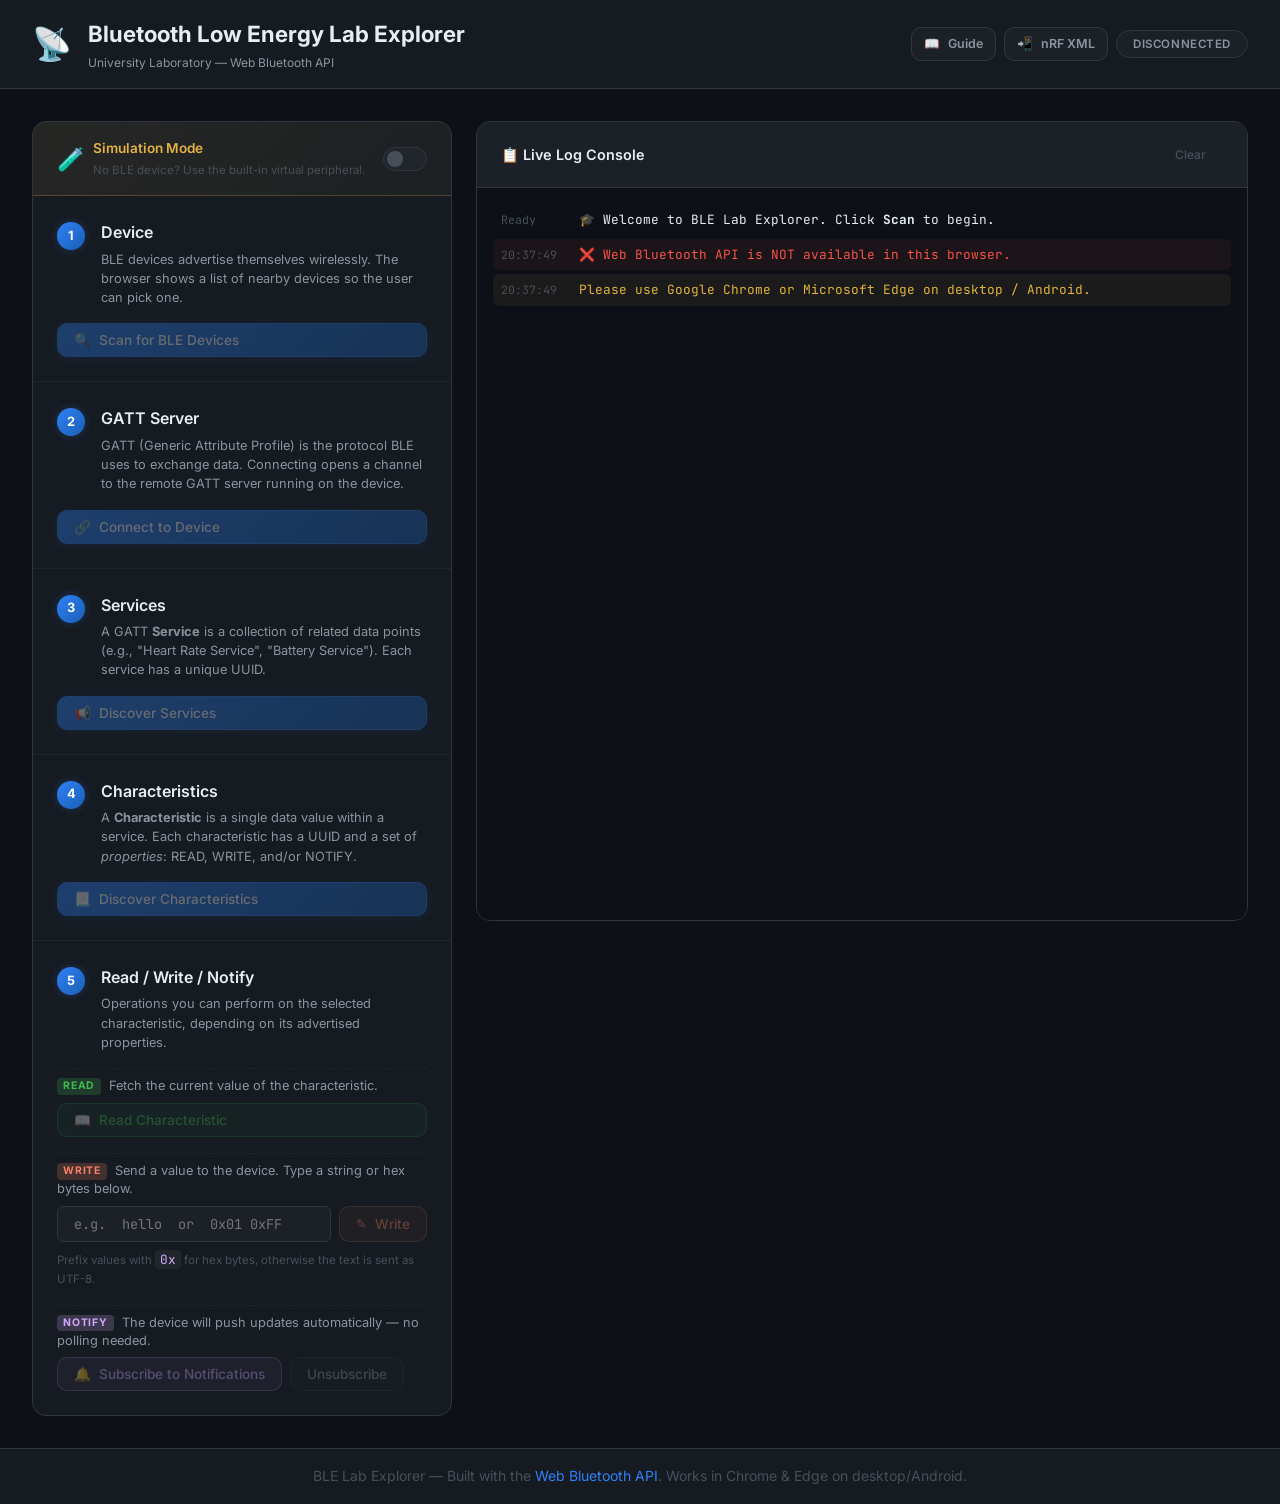
<file: index.html>
<!DOCTYPE html>
<html lang="en">

<head>
    <meta charset="UTF-8" />
    <meta name="viewport" content="width=device-width, initial-scale=1.0" />
    <title>Bluetooth Low Energy Lab Explorer</title>
    <meta name="description"
        content="An interactive educational tool for exploring Bluetooth Low Energy (BLE) using the Web Bluetooth API." />
    <link rel="stylesheet" href="style.css" />
</head>

<body>

    <!-- =====================================================
       HEADER
  ===================================================== -->
    <header class="site-header">
        <div class="header-inner">
            <div class="logo">
                <span class="logo-icon">&#x1F4E1;</span>
                <div>
                    <h1>Bluetooth Low Energy Lab Explorer</h1>
                    <p class="subtitle">University Laboratory &mdash; Web Bluetooth API</p>
                </div>
            </div>
            <div class="header-actions">
                <a href="guide.html" class="btn btn--secondary btn--sm" title="Open the full step-by-step tutorial">
                    <span class="btn-icon">📖</span> Guide
                </a>
                <a href="nrfc_gatt_server.xml" download="nrfc_gatt_server.xml" class="btn btn--secondary btn--sm"
                    title="Download XML for nRF Connect for Mobile">
                    <span class="btn-icon">📲</span> nRF XML
                </a>
                <div id="connection-badge" class="badge badge--disconnected">Disconnected</div>
            </div>
        </div>
    </header>

    <!-- =====================================================
       MAIN LAYOUT
  ===================================================== -->
    <main class="layout">

        <!-- ── LEFT COLUMN: Controls ─────────────────────── -->
        <aside class="panel panel--controls">

            <!-- ── Simulation Mode Toggle ─────────────────────── -->
            <div class="sim-panel" id="sim-panel">
                <div class="sim-panel__left">
                    <span class="sim-icon">🧪</span>
                    <div>
                        <p class="sim-title">Simulation Mode</p>
                        <p class="sim-desc">No BLE device? Use the built-in virtual peripheral.</p>
                    </div>
                </div>
                <label class="toggle" title="Enable simulation mode">
                    <input type="checkbox" id="sim-toggle" />
                    <span class="toggle__track"></span>
                </label>
            </div>

            <!-- Sim device info card (shown when sim mode is ON) -->
            <div id="sim-info" class="sim-info hidden">
                <p class="sim-info__title">📡 Virtual BLE Device</p>
                <ul class="sim-info__list">
                    <li><span class="sim-svc">0x180F</span> Battery Service — battery_level <em>READ NOTIFY</em></li>
                    <li><span class="sim-svc">0x181A</span> Environmental Sensing — temperature <em>READ NOTIFY</em>
                    </li>
                    <li><span class="sim-svc">0xFFFF</span> Lab Custom Service — lab_rw <em>READ WRITE</em> ·
                        lab_counter <em>READ NOTIFY</em></li>
                </ul>
            </div>

            <!-- Step 1: Scan -->
            <section class="step-card" id="step-scan">
                <div class="step-header">
                    <span class="step-number">1</span>
                    <div>
                        <h2>Device</h2>
                        <p class="step-hint">
                            BLE devices advertise themselves wirelessly. The browser shows a
                            list of nearby devices so the user can pick one.
                        </p>
                    </div>
                </div>
                <button id="btn-scan" class="btn btn--primary">
                    <span class="btn-icon">&#128269;</span> Scan for BLE Devices
                </button>

                <!-- Selected device info box -->
                <div id="device-info" class="info-box hidden">
                    <p class="info-label">Selected Device</p>
                    <p id="device-name" class="info-value">—</p>
                    <p id="device-id" class="info-id">—</p>
                </div>
            </section>

            <!-- Step 2: Connect -->
            <section class="step-card" id="step-connect">
                <div class="step-header">
                    <span class="step-number">2</span>
                    <div>
                        <h2>GATT Server</h2>
                        <p class="step-hint">
                            GATT (Generic Attribute Profile) is the protocol BLE uses to
                            exchange data. Connecting opens a channel to the remote GATT
                            server running on the device.
                        </p>
                    </div>
                </div>
                <button id="btn-connect" class="btn btn--primary" disabled>
                    <span class="btn-icon">&#128279;</span> Connect to Device
                </button>
            </section>

            <!-- Step 3: Services -->
            <section class="step-card" id="step-services">
                <div class="step-header">
                    <span class="step-number">3</span>
                    <div>
                        <h2>Services</h2>
                        <p class="step-hint">
                            A GATT <strong>Service</strong> is a collection of related data
                            points (e.g., "Heart Rate Service", "Battery Service"). Each
                            service has a unique UUID.
                        </p>
                    </div>
                </div>
                <button id="btn-services" class="btn btn--primary" disabled>
                    <span class="btn-icon">&#128226;</span> Discover Services
                </button>

                <!-- Services list -->
                <div id="services-container" class="list-container hidden">
                    <p class="list-label">Primary Services</p>
                    <ul id="services-list" class="item-list"></ul>
                </div>
            </section>

            <!-- Step 4: Characteristics -->
            <section class="step-card" id="step-chars">
                <div class="step-header">
                    <span class="step-number">4</span>
                    <div>
                        <h2>Characteristics</h2>
                        <p class="step-hint">
                            A <strong>Characteristic</strong> is a single data value within
                            a service. Each characteristic has a UUID and a set of
                            <em>properties</em>: READ, WRITE, and/or NOTIFY.
                        </p>
                    </div>
                </div>
                <button id="btn-chars" class="btn btn--primary" disabled>
                    <span class="btn-icon">&#128195;</span> Discover Characteristics
                </button>

                <!-- Characteristics list -->
                <div id="chars-container" class="list-container hidden">
                    <p class="list-label">Characteristics</p>
                    <ul id="chars-list" class="item-list"></ul>
                </div>
            </section>

            <!-- Step 5: Operations -->
            <section class="step-card" id="step-ops">
                <div class="step-header">
                    <span class="step-number">5</span>
                    <div>
                        <h2>Read / Write / Notify</h2>
                        <p class="step-hint">
                            Operations you can perform on the selected characteristic,
                            depending on its advertised properties.
                        </p>
                    </div>
                </div>

                <!-- Property badges -->
                <div id="property-badges" class="badges-row hidden">
                    <span id="badge-read" class="prop-badge prop-badge--read"
                        title="This characteristic supports READ">READ</span>
                    <span id="badge-write" class="prop-badge prop-badge--write"
                        title="This characteristic supports WRITE">WRITE</span>
                    <span id="badge-notify" class="prop-badge prop-badge--notify"
                        title="This characteristic supports NOTIFY">NOTIFY</span>
                </div>

                <!-- READ -->
                <div class="op-group">
                    <p class="op-label">
                        <span class="op-tag op-tag--read">READ</span>
                        Fetch the current value of the characteristic.
                    </p>
                    <button id="btn-read" class="btn btn--read" disabled>
                        <span class="btn-icon">&#128214;</span> Read Characteristic
                    </button>
                </div>

                <!-- WRITE -->
                <div class="op-group">
                    <p class="op-label">
                        <span class="op-tag op-tag--write">WRITE</span>
                        Send a value to the device. Type a string or hex bytes below.
                    </p>
                    <div class="write-row">
                        <input id="write-input" type="text" placeholder="e.g.  hello  or  0x01 0xFF"
                            class="write-field" />
                        <button id="btn-write" class="btn btn--write" disabled>
                            <span class="btn-icon">&#9998;</span> Write
                        </button>
                    </div>
                    <p class="write-hint">
                        Prefix values with <code>0x</code> for hex bytes, otherwise the
                        text is sent as UTF-8.
                    </p>
                </div>

                <!-- NOTIFY -->
                <div class="op-group">
                    <p class="op-label">
                        <span class="op-tag op-tag--notify">NOTIFY</span>
                        The device will push updates automatically — no polling needed.
                    </p>
                    <div class="notify-row">
                        <button id="btn-subscribe" class="btn btn--notify" disabled>
                            <span class="btn-icon">&#128276;</span> Subscribe to Notifications
                        </button>
                        <button id="btn-unsubscribe" class="btn btn--secondary" disabled>
                            Unsubscribe
                        </button>
                    </div>
                </div>
            </section>

        </aside>

        <!-- ── RIGHT COLUMN: Log ──────────────────────────── -->
        <section class="panel panel--log">
            <div class="log-header">
                <h2>&#128203; Live Log Console</h2>
                <button id="btn-clear-log" class="btn btn--ghost">Clear</button>
            </div>
            <div id="log-output" class="log-output" aria-live="polite" aria-label="BLE operation log">
                <!-- Log entries injected by app.js -->
                <div class="log-entry log-entry--info">
                    <span class="log-ts">Ready</span>
                    <span class="log-msg">&#127891; Welcome to BLE Lab Explorer. Click <strong>Scan</strong> to
                        begin.</span>
                </div>
            </div>
        </section>

    </main>

    <!-- =====================================================
       FOOTER
  ===================================================== -->
    <footer class="site-footer">
        <p>
            BLE Lab Explorer &mdash; Built with the
            <a href="https://developer.mozilla.org/en-US/docs/Web/API/Web_Bluetooth_API" target="_blank"
                rel="noopener">Web Bluetooth API</a>.
            Works in Chrome &amp; Edge on desktop/Android.
        </p>
    </footer>

    <script src="peripheral.js"></script>
    <script src="app.js"></script>
</body>

</html>
</file>
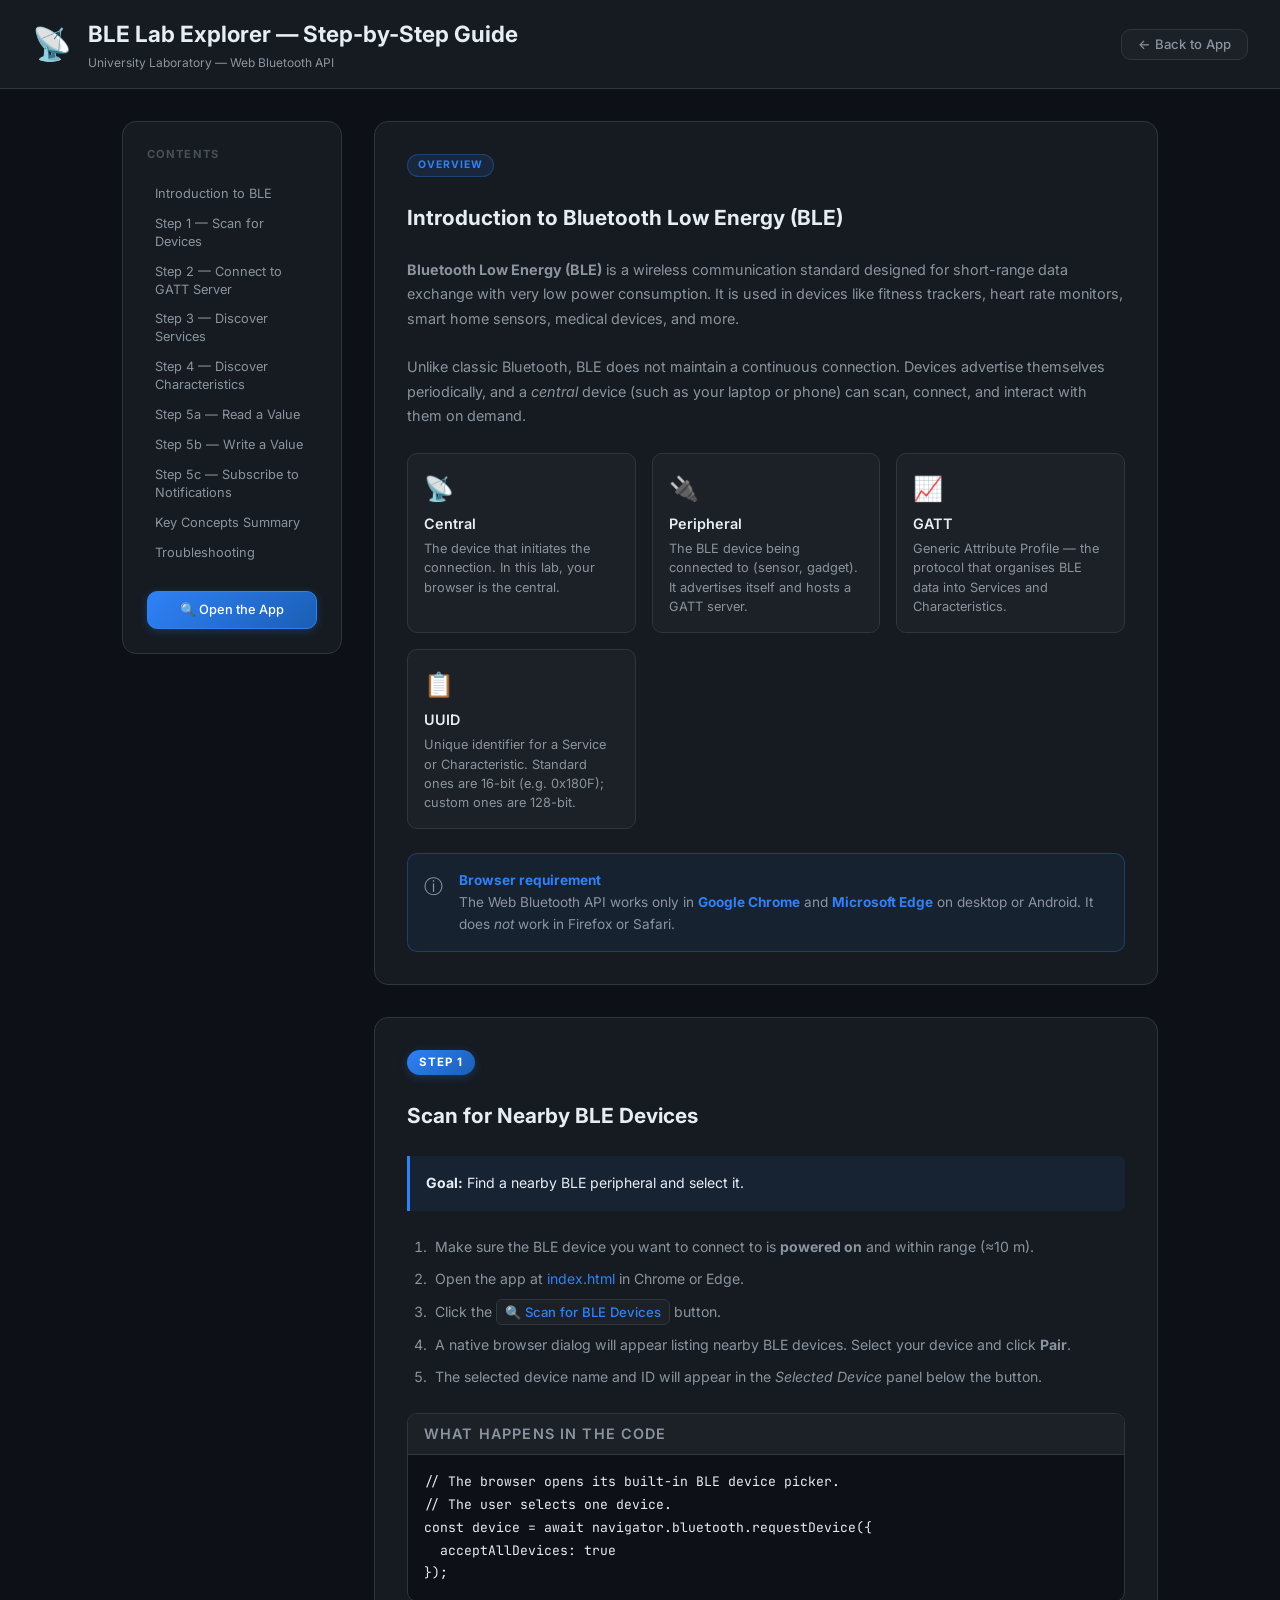
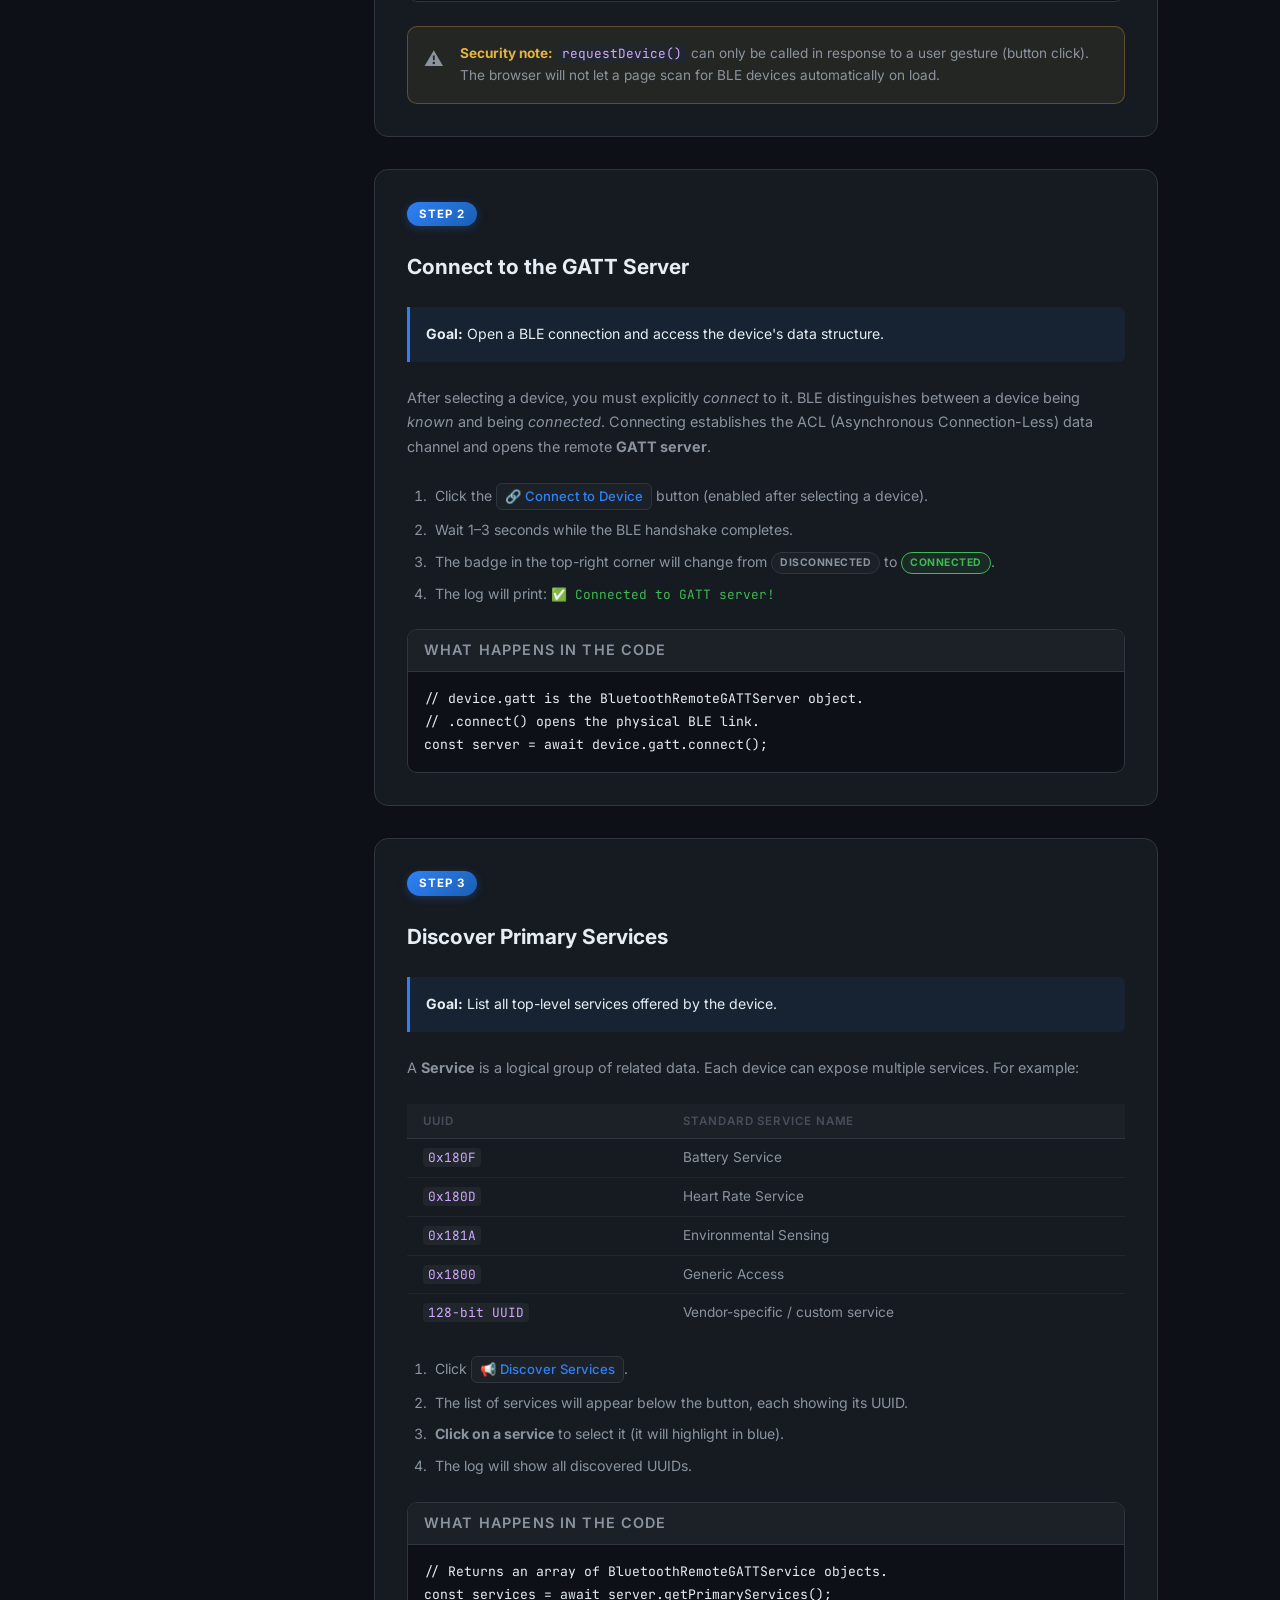
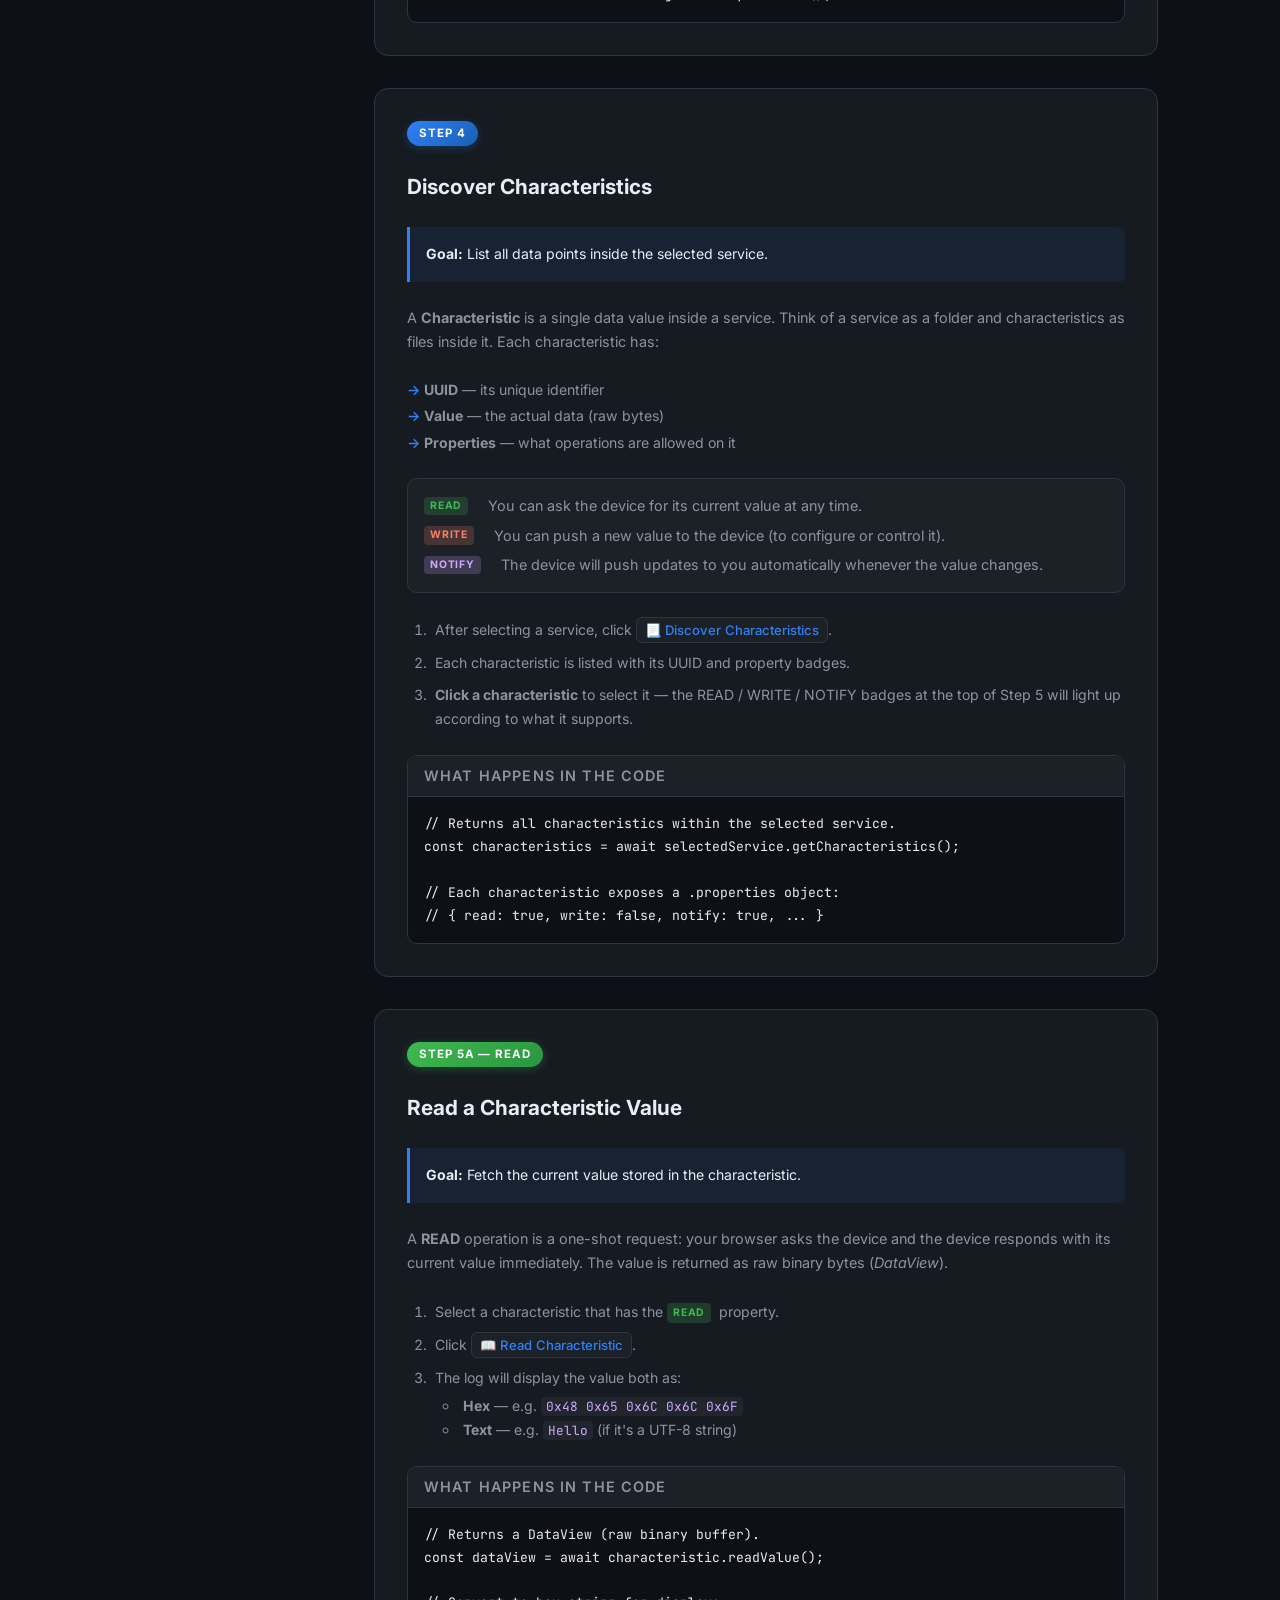
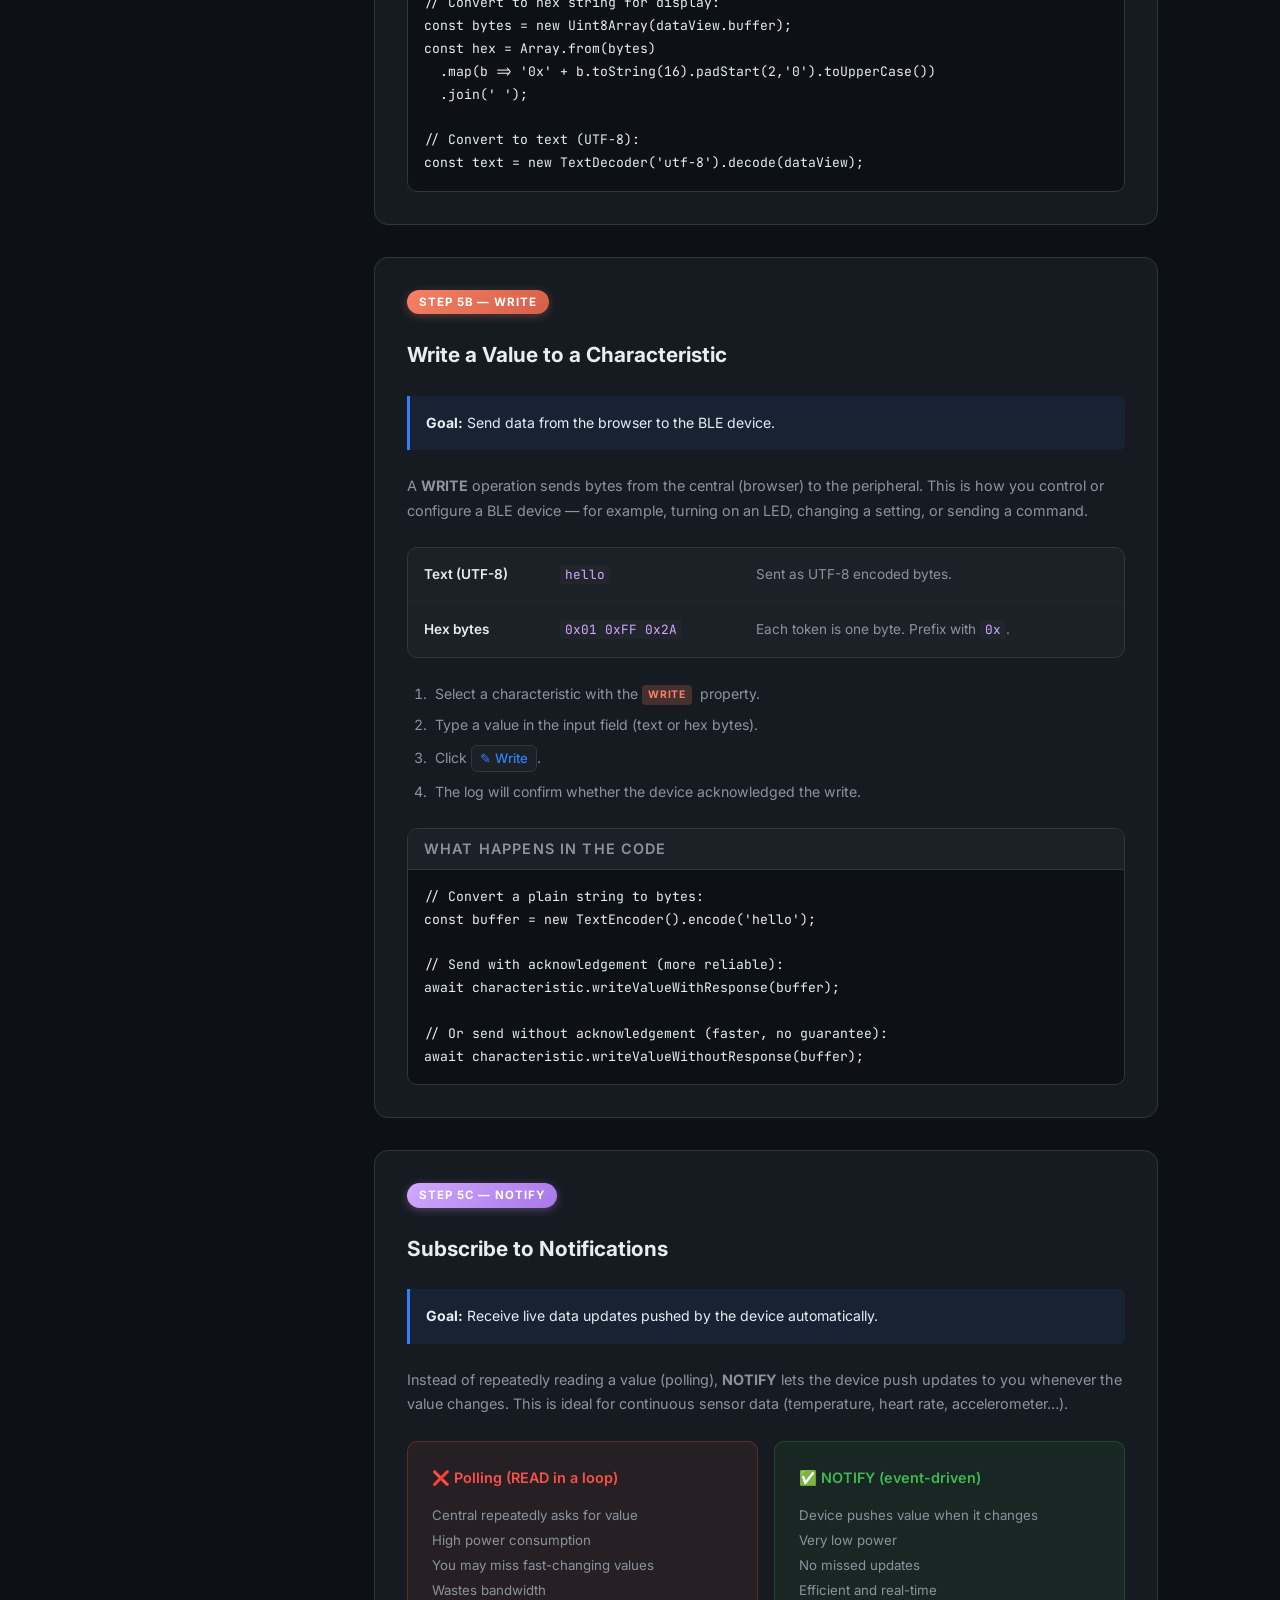
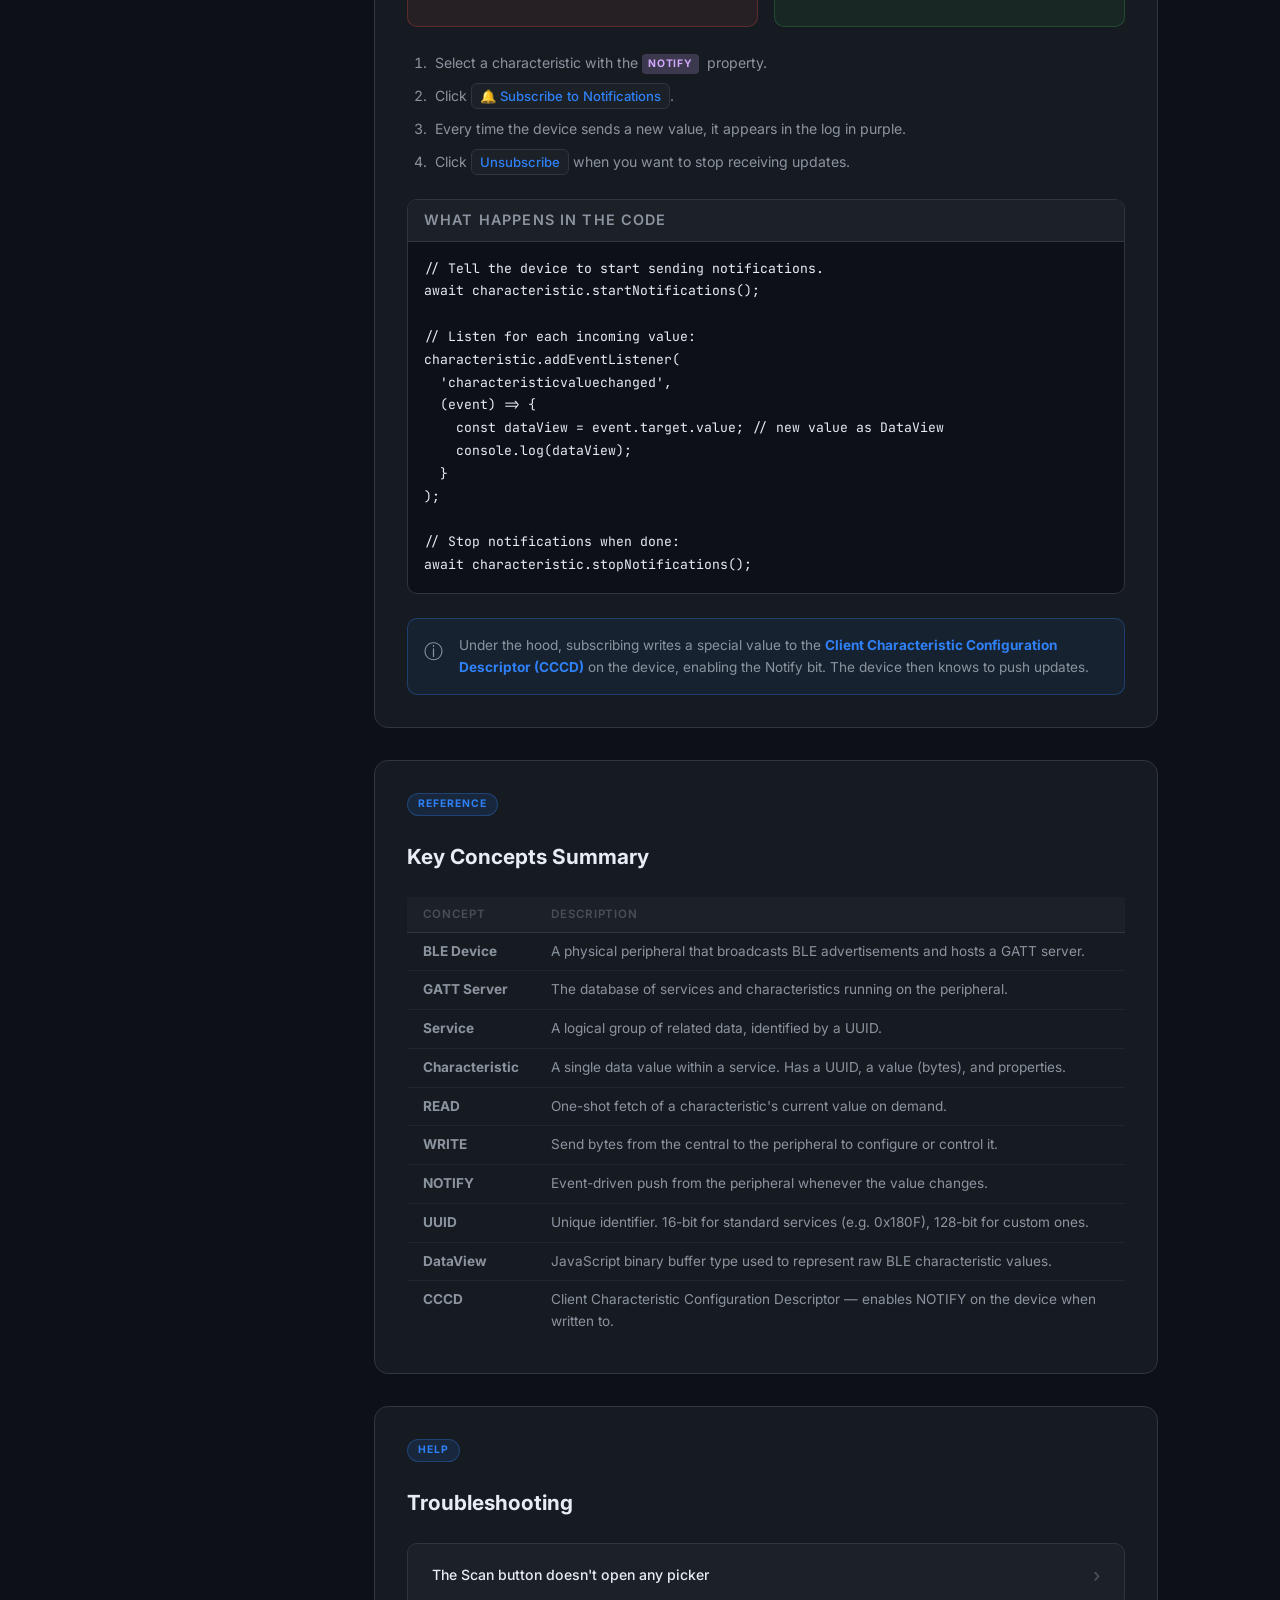
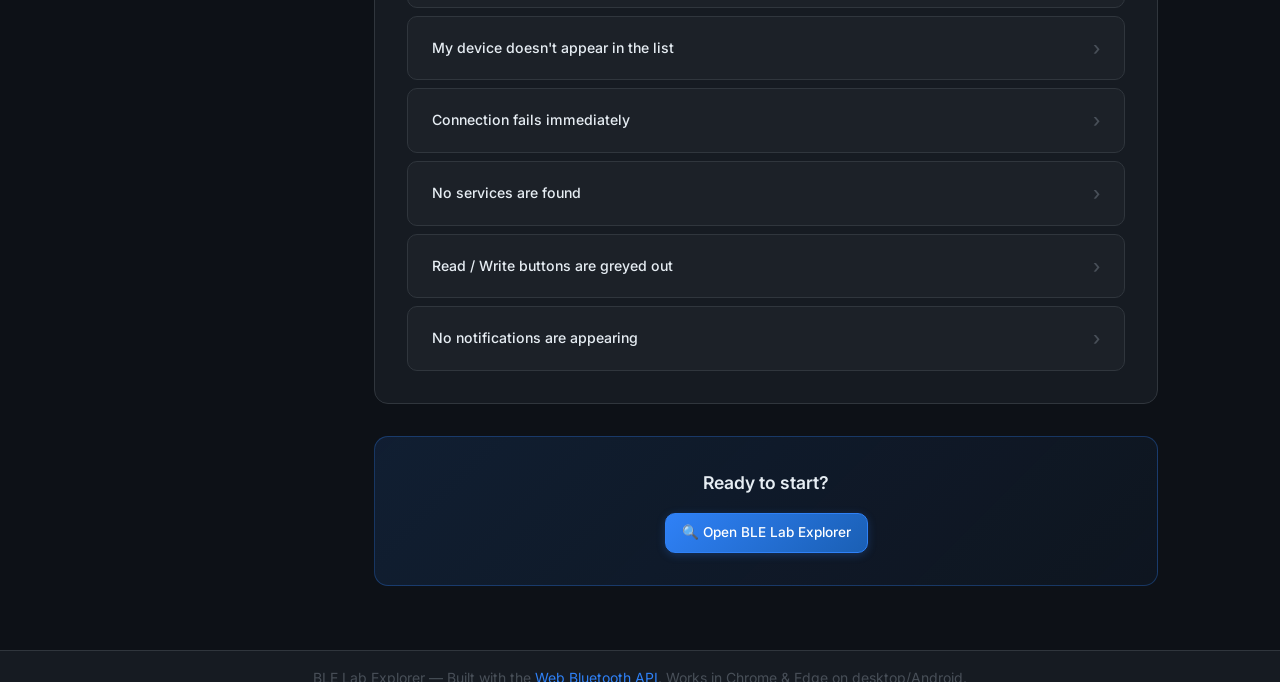
<file: guide.html>
<!DOCTYPE html>
<html lang="en">

<head>
    <meta charset="UTF-8" />
    <meta name="viewport" content="width=device-width, initial-scale=1.0" />
    <title>Lab Guide — BLE Lab Explorer</title>
    <meta name="description"
        content="Step-by-step guide to exploring Bluetooth Low Energy with the BLE Lab Explorer web app." />
    <link rel="stylesheet" href="style.css" />
    <link rel="stylesheet" href="guide.css" />
</head>

<body>

    <!-- HEADER -->
    <header class="site-header">
        <div class="header-inner">
            <div class="logo">
                <span class="logo-icon">&#x1F4E1;</span>
                <div>
                    <h1>BLE Lab Explorer — Step-by-Step Guide</h1>
                    <p class="subtitle">University Laboratory &mdash; Web Bluetooth API</p>
                </div>
            </div>
            <a href="index.html" class="btn btn--secondary nav-btn">&#8592; Back to App</a>
        </div>
    </header>

    <main class="guide-layout">

        <!-- ── Table of Contents ──────────────────────────── -->
        <nav class="toc-panel" aria-label="Table of contents">
            <p class="toc-title">Contents</p>
            <ol class="toc-list">
                <li><a href="#intro">Introduction to BLE</a></li>
                <li><a href="#step1">Step 1 — Scan for Devices</a></li>
                <li><a href="#step2">Step 2 — Connect to GATT Server</a></li>
                <li><a href="#step3">Step 3 — Discover Services</a></li>
                <li><a href="#step4">Step 4 — Discover Characteristics</a></li>
                <li><a href="#step5a">Step 5a — Read a Value</a></li>
                <li><a href="#step5b">Step 5b — Write a Value</a></li>
                <li><a href="#step5c">Step 5c — Subscribe to Notifications</a></li>
                <li><a href="#concepts">Key Concepts Summary</a></li>
                <li><a href="#troubleshooting">Troubleshooting</a></li>
            </ol>
            <a href="index.html" class="btn btn--primary toc-cta">&#128269; Open the App</a>
        </nav>

        <!-- ── Content ────────────────────────────────────── -->
        <article class="guide-content">

            <!-- INTRO -->
            <section class="guide-section" id="intro">
                <div class="section-badge">Overview</div>
                <h2>Introduction to Bluetooth Low Energy (BLE)</h2>
                <p>
                    <strong>Bluetooth Low Energy (BLE)</strong> is a wireless communication standard
                    designed for short-range data exchange with very low power consumption.
                    It is used in devices like fitness trackers, heart rate monitors, smart home sensors,
                    medical devices, and more.
                </p>
                <p>
                    Unlike classic Bluetooth, BLE does not maintain a continuous connection.
                    Devices advertise themselves periodically, and a <em>central</em> device
                    (such as your laptop or phone) can scan, connect, and interact with them on demand.
                </p>

                <div class="concept-grid">
                    <div class="concept-card">
                        <span class="concept-icon">&#128225;</span>
                        <h3>Central</h3>
                        <p>The device that initiates the connection. In this lab, your browser is the central.</p>
                    </div>
                    <div class="concept-card">
                        <span class="concept-icon">&#128268;</span>
                        <h3>Peripheral</h3>
                        <p>The BLE device being connected to (sensor, gadget). It advertises itself and hosts a GATT
                            server.</p>
                    </div>
                    <div class="concept-card">
                        <span class="concept-icon">&#128200;</span>
                        <h3>GATT</h3>
                        <p>Generic Attribute Profile — the protocol that organises BLE data into Services and
                            Characteristics.</p>
                    </div>
                    <div class="concept-card">
                        <span class="concept-icon">&#128203;</span>
                        <h3>UUID</h3>
                        <p>Unique identifier for a Service or Characteristic. Standard ones are 16-bit (e.g. 0x180F);
                            custom ones are 128-bit.</p>
                    </div>
                </div>

                <div class="callout callout--info">
                    <span class="callout-icon">&#9432;</span>
                    <div>
                        <strong>Browser requirement</strong><br />
                        The Web Bluetooth API works only in <strong>Google Chrome</strong> and
                        <strong>Microsoft Edge</strong> on desktop or Android.
                        It does <em>not</em> work in Firefox or Safari.
                    </div>
                </div>
            </section>

            <!-- STEP 1 -->
            <section class="guide-section" id="step1">
                <div class="step-pill">Step 1</div>
                <h2>Scan for Nearby BLE Devices</h2>

                <div class="step-goal">
                    <strong>Goal:</strong> Find a nearby BLE peripheral and select it.
                </div>

                <ol class="instruction-list">
                    <li>
                        Make sure the BLE device you want to connect to is <strong>powered on</strong>
                        and within range (≈10 m).
                    </li>
                    <li>
                        Open the app at <a href="index.html">index.html</a> in Chrome or Edge.
                    </li>
                    <li>
                        Click the <span class="ui-ref">&#128269; Scan for BLE Devices</span> button.
                    </li>
                    <li>
                        A native browser dialog will appear listing nearby BLE devices.
                        Select your device and click <strong>Pair</strong>.
                    </li>
                    <li>
                        The selected device name and ID will appear in the
                        <em>Selected Device</em> panel below the button.
                    </li>
                </ol>

                <div class="code-explainer">
                    <p class="code-explainer__label">What happens in the code</p>
                    <pre><code>// The browser opens its built-in BLE device picker.
// The user selects one device.
const device = await navigator.bluetooth.requestDevice({
  acceptAllDevices: true
});</code></pre>
                </div>

                <div class="callout callout--warn">
                    <span class="callout-icon">&#9888;</span>
                    <div>
                        <strong>Security note:</strong> <code>requestDevice()</code> can only be called
                        in response to a user gesture (button click). The browser will not let a page
                        scan for BLE devices automatically on load.
                    </div>
                </div>
            </section>

            <!-- STEP 2 -->
            <section class="guide-section" id="step2">
                <div class="step-pill">Step 2</div>
                <h2>Connect to the GATT Server</h2>

                <div class="step-goal">
                    <strong>Goal:</strong> Open a BLE connection and access the device's data structure.
                </div>

                <p>
                    After selecting a device, you must explicitly <em>connect</em> to it.
                    BLE distinguishes between a device being <em>known</em> and being
                    <em>connected</em>. Connecting establishes the ACL (Asynchronous
                    Connection-Less) data channel and opens the remote <strong>GATT server</strong>.
                </p>

                <ol class="instruction-list">
                    <li>
                        Click the <span class="ui-ref">&#128279; Connect to Device</span> button
                        (enabled after selecting a device).
                    </li>
                    <li>
                        Wait 1–3 seconds while the BLE handshake completes.
                    </li>
                    <li>
                        The badge in the top-right corner will change from
                        <span class="badge-demo badge-demo--off">DISCONNECTED</span> to
                        <span class="badge-demo badge-demo--on">CONNECTED</span>.
                    </li>
                    <li>
                        The log will print: <span class="log-demo log-demo--success">✅ Connected to GATT server!</span>
                    </li>
                </ol>

                <div class="code-explainer">
                    <p class="code-explainer__label">What happens in the code</p>
                    <pre><code>// device.gatt is the BluetoothRemoteGATTServer object.
// .connect() opens the physical BLE link.
const server = await device.gatt.connect();</code></pre>
                </div>
            </section>

            <!-- STEP 3 -->
            <section class="guide-section" id="step3">
                <div class="step-pill">Step 3</div>
                <h2>Discover Primary Services</h2>

                <div class="step-goal">
                    <strong>Goal:</strong> List all top-level services offered by the device.
                </div>

                <p>
                    A <strong>Service</strong> is a logical group of related data.
                    Each device can expose multiple services. For example:
                </p>
                <table class="info-table">
                    <thead>
                        <tr>
                            <th>UUID</th>
                            <th>Standard Service Name</th>
                        </tr>
                    </thead>
                    <tbody>
                        <tr>
                            <td><code>0x180F</code></td>
                            <td>Battery Service</td>
                        </tr>
                        <tr>
                            <td><code>0x180D</code></td>
                            <td>Heart Rate Service</td>
                        </tr>
                        <tr>
                            <td><code>0x181A</code></td>
                            <td>Environmental Sensing</td>
                        </tr>
                        <tr>
                            <td><code>0x1800</code></td>
                            <td>Generic Access</td>
                        </tr>
                        <tr>
                            <td><code>128-bit UUID</code></td>
                            <td>Vendor-specific / custom service</td>
                        </tr>
                    </tbody>
                </table>

                <ol class="instruction-list">
                    <li>Click <span class="ui-ref">&#128226; Discover Services</span>.</li>
                    <li>The list of services will appear below the button, each showing its UUID.</li>
                    <li><strong>Click on a service</strong> to select it (it will highlight in blue).</li>
                    <li>The log will show all discovered UUIDs.</li>
                </ol>

                <div class="code-explainer">
                    <p class="code-explainer__label">What happens in the code</p>
                    <pre><code>// Returns an array of BluetoothRemoteGATTService objects.
const services = await server.getPrimaryServices();</code></pre>
                </div>
            </section>

            <!-- STEP 4 -->
            <section class="guide-section" id="step4">
                <div class="step-pill">Step 4</div>
                <h2>Discover Characteristics</h2>

                <div class="step-goal">
                    <strong>Goal:</strong> List all data points inside the selected service.
                </div>

                <p>
                    A <strong>Characteristic</strong> is a single data value inside a service.
                    Think of a service as a folder and characteristics as files inside it.
                    Each characteristic has:
                </p>
                <ul class="feature-list">
                    <li><strong>UUID</strong> — its unique identifier</li>
                    <li><strong>Value</strong> — the actual data (raw bytes)</li>
                    <li><strong>Properties</strong> — what operations are allowed on it</li>
                </ul>

                <div class="props-explainer">
                    <div class="prop-row">
                        <span class="op-tag op-tag--read">READ</span>
                        <p>You can ask the device for its current value at any time.</p>
                    </div>
                    <div class="prop-row">
                        <span class="op-tag op-tag--write">WRITE</span>
                        <p>You can push a new value to the device (to configure or control it).</p>
                    </div>
                    <div class="prop-row">
                        <span class="op-tag op-tag--notify">NOTIFY</span>
                        <p>The device will push updates to you automatically whenever the value changes.</p>
                    </div>
                </div>

                <ol class="instruction-list">
                    <li>After selecting a service, click <span class="ui-ref">&#128195; Discover Characteristics</span>.
                    </li>
                    <li>Each characteristic is listed with its UUID and property badges.</li>
                    <li><strong>Click a characteristic</strong> to select it — the READ / WRITE / NOTIFY badges at the
                        top of Step 5 will light up according to what it supports.</li>
                </ol>

                <div class="code-explainer">
                    <p class="code-explainer__label">What happens in the code</p>
                    <pre><code>// Returns all characteristics within the selected service.
const characteristics = await selectedService.getCharacteristics();

// Each characteristic exposes a .properties object:
// { read: true, write: false, notify: true, ... }</code></pre>
                </div>
            </section>

            <!-- STEP 5a -->
            <section class="guide-section" id="step5a">
                <div class="step-pill step-pill--read">Step 5a — READ</div>
                <h2>Read a Characteristic Value</h2>

                <div class="step-goal">
                    <strong>Goal:</strong> Fetch the current value stored in the characteristic.
                </div>

                <p>
                    A <strong>READ</strong> operation is a one-shot request: your browser asks the
                    device and the device responds with its current value immediately.
                    The value is returned as raw binary bytes (<em>DataView</em>).
                </p>

                <ol class="instruction-list">
                    <li>Select a characteristic that has the <span class="op-tag op-tag--read">READ</span> property.
                    </li>
                    <li>Click <span class="ui-ref">&#128214; Read Characteristic</span>.</li>
                    <li>
                        The log will display the value both as:
                        <ul>
                            <li><strong>Hex</strong> — e.g. <code>0x48 0x65 0x6C 0x6C 0x6F</code></li>
                            <li><strong>Text</strong> — e.g. <code>Hello</code> (if it's a UTF-8 string)</li>
                        </ul>
                    </li>
                </ol>

                <div class="code-explainer">
                    <p class="code-explainer__label">What happens in the code</p>
                    <pre><code>// Returns a DataView (raw binary buffer).
const dataView = await characteristic.readValue();

// Convert to hex string for display:
const bytes = new Uint8Array(dataView.buffer);
const hex = Array.from(bytes)
  .map(b => '0x' + b.toString(16).padStart(2,'0').toUpperCase())
  .join(' ');

// Convert to text (UTF-8):
const text = new TextDecoder('utf-8').decode(dataView);</code></pre>
                </div>
            </section>

            <!-- STEP 5b -->
            <section class="guide-section" id="step5b">
                <div class="step-pill step-pill--write">Step 5b — WRITE</div>
                <h2>Write a Value to a Characteristic</h2>

                <div class="step-goal">
                    <strong>Goal:</strong> Send data from the browser to the BLE device.
                </div>

                <p>
                    A <strong>WRITE</strong> operation sends bytes from the central (browser) to
                    the peripheral. This is how you control or configure a BLE device — for example,
                    turning on an LED, changing a setting, or sending a command.
                </p>

                <div class="write-format-table">
                    <div class="wf-row">
                        <div class="wf-label">Text (UTF-8)</div>
                        <div class="wf-example"><code>hello</code></div>
                        <div class="wf-desc">Sent as UTF-8 encoded bytes.</div>
                    </div>
                    <div class="wf-row">
                        <div class="wf-label">Hex bytes</div>
                        <div class="wf-example"><code>0x01 0xFF 0x2A</code></div>
                        <div class="wf-desc">Each token is one byte. Prefix with <code>0x</code>.</div>
                    </div>
                </div>

                <ol class="instruction-list">
                    <li>Select a characteristic with the <span class="op-tag op-tag--write">WRITE</span> property.</li>
                    <li>Type a value in the input field (text or hex bytes).</li>
                    <li>Click <span class="ui-ref">✎ Write</span>.</li>
                    <li>The log will confirm whether the device acknowledged the write.</li>
                </ol>

                <div class="code-explainer">
                    <p class="code-explainer__label">What happens in the code</p>
                    <pre><code>// Convert a plain string to bytes:
const buffer = new TextEncoder().encode('hello');

// Send with acknowledgement (more reliable):
await characteristic.writeValueWithResponse(buffer);

// Or send without acknowledgement (faster, no guarantee):
await characteristic.writeValueWithoutResponse(buffer);</code></pre>
                </div>
            </section>

            <!-- STEP 5c -->
            <section class="guide-section" id="step5c">
                <div class="step-pill step-pill--notify">Step 5c — NOTIFY</div>
                <h2>Subscribe to Notifications</h2>

                <div class="step-goal">
                    <strong>Goal:</strong> Receive live data updates pushed by the device automatically.
                </div>

                <p>
                    Instead of repeatedly reading a value (polling), <strong>NOTIFY</strong> lets
                    the device push updates to you whenever the value changes.
                    This is ideal for continuous sensor data (temperature, heart rate, accelerometer…).
                </p>

                <div class="comparison-grid">
                    <div class="comparison-card comparison-card--bad">
                        <h3>&#10060; Polling (READ in a loop)</h3>
                        <ul>
                            <li>Central repeatedly asks for value</li>
                            <li>High power consumption</li>
                            <li>You may miss fast-changing values</li>
                            <li>Wastes bandwidth</li>
                        </ul>
                    </div>
                    <div class="comparison-card comparison-card--good">
                        <h3>&#9989; NOTIFY (event-driven)</h3>
                        <ul>
                            <li>Device pushes value when it changes</li>
                            <li>Very low power</li>
                            <li>No missed updates</li>
                            <li>Efficient and real-time</li>
                        </ul>
                    </div>
                </div>

                <ol class="instruction-list">
                    <li>Select a characteristic with the <span class="op-tag op-tag--notify">NOTIFY</span> property.
                    </li>
                    <li>Click <span class="ui-ref">&#128276; Subscribe to Notifications</span>.</li>
                    <li>Every time the device sends a new value, it appears in the log in purple.</li>
                    <li>Click <span class="ui-ref">Unsubscribe</span> when you want to stop receiving updates.</li>
                </ol>

                <div class="code-explainer">
                    <p class="code-explainer__label">What happens in the code</p>
                    <pre><code>// Tell the device to start sending notifications.
await characteristic.startNotifications();

// Listen for each incoming value:
characteristic.addEventListener(
  'characteristicvaluechanged',
  (event) => {
    const dataView = event.target.value; // new value as DataView
    console.log(dataView);
  }
);

// Stop notifications when done:
await characteristic.stopNotifications();</code></pre>
                </div>

                <div class="callout callout--info">
                    <span class="callout-icon">&#9432;</span>
                    <div>
                        Under the hood, subscribing writes a special value to the
                        <strong>Client Characteristic Configuration Descriptor (CCCD)</strong>
                        on the device, enabling the Notify bit. The device then knows to push updates.
                    </div>
                </div>
            </section>

            <!-- KEY CONCEPTS -->
            <section class="guide-section" id="concepts">
                <div class="section-badge">Reference</div>
                <h2>Key Concepts Summary</h2>

                <table class="info-table">
                    <thead>
                        <tr>
                            <th>Concept</th>
                            <th>Description</th>
                        </tr>
                    </thead>
                    <tbody>
                        <tr>
                            <td><strong>BLE Device</strong></td>
                            <td>A physical peripheral that broadcasts BLE advertisements and hosts a GATT server.</td>
                        </tr>
                        <tr>
                            <td><strong>GATT Server</strong></td>
                            <td>The database of services and characteristics running on the peripheral.</td>
                        </tr>
                        <tr>
                            <td><strong>Service</strong></td>
                            <td>A logical group of related data, identified by a UUID.</td>
                        </tr>
                        <tr>
                            <td><strong>Characteristic</strong></td>
                            <td>A single data value within a service. Has a UUID, a value (bytes), and properties.</td>
                        </tr>
                        <tr>
                            <td><strong>READ</strong></td>
                            <td>One-shot fetch of a characteristic's current value on demand.</td>
                        </tr>
                        <tr>
                            <td><strong>WRITE</strong></td>
                            <td>Send bytes from the central to the peripheral to configure or control it.</td>
                        </tr>
                        <tr>
                            <td><strong>NOTIFY</strong></td>
                            <td>Event-driven push from the peripheral whenever the value changes.</td>
                        </tr>
                        <tr>
                            <td><strong>UUID</strong></td>
                            <td>Unique identifier. 16-bit for standard services (e.g. 0x180F), 128-bit for custom ones.
                            </td>
                        </tr>
                        <tr>
                            <td><strong>DataView</strong></td>
                            <td>JavaScript binary buffer type used to represent raw BLE characteristic values.</td>
                        </tr>
                        <tr>
                            <td><strong>CCCD</strong></td>
                            <td>Client Characteristic Configuration Descriptor — enables NOTIFY on the device when
                                written to.</td>
                        </tr>
                    </tbody>
                </table>
            </section>

            <!-- TROUBLESHOOTING -->
            <section class="guide-section" id="troubleshooting">
                <div class="section-badge">Help</div>
                <h2>Troubleshooting</h2>

                <div class="trouble-list">
                    <details class="trouble-item">
                        <summary>The Scan button doesn't open any picker</summary>
                        <div class="trouble-body">
                            <ul>
                                <li>Make sure you are using <strong>Chrome</strong> or <strong>Edge</strong>.</li>
                                <li>Make sure Bluetooth is enabled on your computer.</li>
                                <li>On macOS, go to <em>System Settings → Privacy & Security → Bluetooth</em> and allow
                                    Chrome/Edge.</li>
                                <li>The page must be served over HTTPS or from <code>localhost</code> /
                                    <code>file://</code>.</li>
                            </ul>
                        </div>
                    </details>

                    <details class="trouble-item">
                        <summary>My device doesn't appear in the list</summary>
                        <div class="trouble-body">
                            <ul>
                                <li>Ensure the device is powered on and in <em>advertising</em> mode (not already
                                    connected to another device).</li>
                                <li>Bring the device closer to your computer (stay within ~5 m).</li>
                                <li>Some devices need a button press to start advertising.</li>
                            </ul>
                        </div>
                    </details>

                    <details class="trouble-item">
                        <summary>Connection fails immediately</summary>
                        <div class="trouble-body">
                            <ul>
                                <li>Try clicking <strong>Connect</strong> again — BLE connections can fail on the first
                                    attempt.</li>
                                <li>Make sure the device is not already connected to another phone or computer.</li>
                                <li>Restart the BLE device and try again.</li>
                            </ul>
                        </div>
                    </details>

                    <details class="trouble-item">
                        <summary>No services are found</summary>
                        <div class="trouble-body">
                            <ul>
                                <li>Some devices require you to specify service UUIDs in <code>requestDevice()</code>
                                    filters instead of using <code>acceptAllDevices: true</code>. Check your device's
                                    datasheet.</li>
                                <li>Try disconnecting and reconnecting before discovering services.</li>
                            </ul>
                        </div>
                    </details>

                    <details class="trouble-item">
                        <summary>Read / Write buttons are greyed out</summary>
                        <div class="trouble-body">
                            <ul>
                                <li>Make sure you have <strong>selected a characteristic</strong> by clicking on it in
                                    the list.</li>
                                <li>A greyed-out button means the selected characteristic does not support that
                                    operation — choose a different characteristic.</li>
                            </ul>
                        </div>
                    </details>

                    <details class="trouble-item">
                        <summary>No notifications are appearing</summary>
                        <div class="trouble-body">
                            <ul>
                                <li>Confirm the characteristic has the <span class="op-tag op-tag--notify">NOTIFY</span>
                                    badge active.</li>
                                <li>Some devices only send notifications when a physical event occurs (e.g., a button
                                    press or sensor change). Trigger the event on the device.</li>
                                <li>Try unsubscribing and subscribing again.</li>
                            </ul>
                        </div>
                    </details>
                </div>
            </section>

            <!-- CTA -->
            <div class="guide-cta">
                <p>Ready to start?</p>
                <a href="index.html" class="btn btn--primary">&#128269; Open BLE Lab Explorer</a>
            </div>

        </article>
    </main>

    <footer class="site-footer">
        <p>
            BLE Lab Explorer &mdash; Built with the
            <a href="https://developer.mozilla.org/en-US/docs/Web/API/Web_Bluetooth_API" target="_blank"
                rel="noopener">Web Bluetooth API</a>.
            Works in Chrome &amp; Edge on desktop/Android.
        </p>
    </footer>

</body>

</html>
</file>
<file: style.css>
/* ============================================================
   BLE Lab Explorer — style.css
   Premium dark-mode UI with subtle animations.
   ============================================================ */

/* ── Imports ─────────────────────────────────────────────── */
@import url('https://fonts.googleapis.com/css2?family=Inter:wght@300;400;500;600;700&family=JetBrains+Mono:wght@400;500&display=swap');

/* ── Design Tokens ───────────────────────────────────────── */
:root {
  /* Colors */
  --bg-base: #0d1117;
  --bg-surface: #161b22;
  --bg-elevated: #1c2128;
  --bg-hover: #21262d;
  --border: #30363d;
  --border-subtle: #21262d;

  --text-primary: #e6edf3;
  --text-secondary: #8b949e;
  --text-muted: #484f58;

  /* Accent – BLE brand blue */
  --accent: #2f81f7;
  --accent-glow: rgba(47, 129, 247, 0.25);
  --accent-dark: #1a5fb4;

  /* Semantic */
  --clr-read: #3fb950;
  --clr-write: #f78166;
  --clr-notify: #d2a8ff;
  --clr-warn: #e3b341;
  --clr-error: #f85149;

  /* Spacing */
  --sp-xs: 4px;
  --sp-sm: 8px;
  --sp-md: 16px;
  --sp-lg: 24px;
  --sp-xl: 32px;

  /* Typography */
  --font-sans: 'Inter', system-ui, sans-serif;
  --font-mono: 'JetBrains Mono', 'Fira Code', monospace;

  /* Radii */
  --radius-sm: 6px;
  --radius-md: 10px;
  --radius-lg: 14px;
  --radius-xl: 20px;

  /* Transitions */
  --transition: 0.2s ease;
}

/* ── Reset ───────────────────────────────────────────────── */
*,
*::before,
*::after {
  box-sizing: border-box;
  margin: 0;
  padding: 0;
}

html {
  scroll-behavior: smooth;
}

body {
  font-family: var(--font-sans);
  background-color: var(--bg-base);
  color: var(--text-primary);
  min-height: 100vh;
  display: flex;
  flex-direction: column;
  line-height: 1.6;
}

/* ── Typography ──────────────────────────────────────────── */
h1 {
  font-size: clamp(1.1rem, 2.5vw, 1.4rem);
  font-weight: 700;
}

h2 {
  font-size: 1rem;
  font-weight: 600;
}

p {
  font-size: 0.875rem;
}

a {
  color: var(--accent);
  text-decoration: none;
}

a:hover {
  text-decoration: underline;
}

code {
  font-family: var(--font-mono);
  background: var(--bg-hover);
  padding: 1px 5px;
  border-radius: 4px;
  font-size: 0.8rem;
  color: var(--clr-notify);
}

/* ── Scrollbar ───────────────────────────────────────────── */
::-webkit-scrollbar {
  width: 6px;
}

::-webkit-scrollbar-track {
  background: transparent;
}

::-webkit-scrollbar-thumb {
  background: var(--border);
  border-radius: 3px;
}

/* ============================================================
   HEADER
   ============================================================ */
.site-header {
  background: var(--bg-surface);
  border-bottom: 1px solid var(--border);
  padding: var(--sp-md) var(--sp-xl);
  position: sticky;
  top: 0;
  z-index: 100;
  backdrop-filter: blur(12px);
}

.header-inner {
  max-width: 1400px;
  margin: 0 auto;
  display: flex;
  align-items: center;
  justify-content: space-between;
  gap: var(--sp-md);
}

.header-actions {
  display: flex;
  align-items: center;
  gap: var(--sp-sm);
}

.logo {
  display: flex;
  align-items: center;
  gap: var(--sp-md);
}

.logo-icon {
  font-size: 2rem;
  animation: pulse-icon 3s ease-in-out infinite;
}

@keyframes pulse-icon {

  0%,
  100% {
    filter: drop-shadow(0 0 6px #2f81f7aa);
  }

  50% {
    filter: drop-shadow(0 0 16px #2f81f7ff);
  }
}

.subtitle {
  font-size: 0.75rem;
  color: var(--text-secondary);
  margin-top: 1px;
  font-weight: 400;
}

/* Connection badge */
.badge {
  font-size: 0.72rem;
  font-weight: 600;
  letter-spacing: 0.05em;
  text-transform: uppercase;
  padding: var(--sp-xs) var(--sp-md);
  border-radius: var(--radius-xl);
  border: 1px solid;
  transition: var(--transition);
  white-space: nowrap;
}

.badge--disconnected {
  color: var(--text-secondary);
  border-color: var(--border);
  background: var(--bg-elevated);
}

.badge--connected {
  color: var(--clr-read);
  border-color: var(--clr-read);
  background: rgba(63, 185, 80, 0.1);
  box-shadow: 0 0 12px rgba(63, 185, 80, 0.2);
}

/* ============================================================
   MAIN LAYOUT
   ============================================================ */
.layout {
  flex: 1;
  display: grid;
  grid-template-columns: minmax(0, 420px) 1fr;
  gap: var(--sp-lg);
  padding: var(--sp-xl);
  max-width: 1400px;
  margin: 0 auto;
  width: 100%;
}

@media (max-width: 900px) {
  .layout {
    grid-template-columns: 1fr;
  }
}

/* ── Generic Panel ───────────────────────────────────────── */
.panel {
  background: var(--bg-surface);
  border: 1px solid var(--border);
  border-radius: var(--radius-lg);
  overflow: hidden;
}

/* ─── Controls column ────────────────────────────────────── */
.panel--controls {
  display: flex;
  flex-direction: column;
  gap: 0;
  align-self: start;
}

/* ── Step Cards ──────────────────────────────────────────── */
.step-card {
  padding: var(--sp-lg);
  border-bottom: 1px solid var(--border-subtle);
  display: flex;
  flex-direction: column;
  gap: var(--sp-md);
}

.step-card:last-child {
  border-bottom: none;
}

.step-header {
  display: flex;
  align-items: flex-start;
  gap: var(--sp-md);
}

.step-number {
  flex-shrink: 0;
  width: 28px;
  height: 28px;
  border-radius: 50%;
  background: linear-gradient(135deg, var(--accent), var(--accent-dark));
  color: #fff;
  font-size: 0.8rem;
  font-weight: 700;
  display: flex;
  align-items: center;
  justify-content: center;
  box-shadow: 0 0 8px var(--accent-glow);
  margin-top: 2px;
}

.step-hint {
  color: var(--text-secondary);
  font-size: 0.8rem;
  line-height: 1.5;
  margin-top: var(--sp-xs);
}

/* ── Info Box (selected device) ──────────────────────────── */
.info-box {
  background: var(--bg-elevated);
  border: 1px solid var(--border);
  border-radius: var(--radius-md);
  padding: var(--sp-md);
}

.info-label {
  font-size: 0.7rem;
  font-weight: 600;
  text-transform: uppercase;
  letter-spacing: 0.08em;
  color: var(--text-muted);
  margin-bottom: var(--sp-xs);
}

.info-value {
  font-size: 1rem;
  font-weight: 600;
  color: var(--accent);
}

.info-id {
  font-family: var(--font-mono);
  font-size: 0.72rem;
  color: var(--text-secondary);
  margin-top: 2px;
  word-break: break-all;
}

/* ── List Containers ─────────────────────────────────────── */
.list-container {
  background: var(--bg-elevated);
  border: 1px solid var(--border);
  border-radius: var(--radius-md);
  overflow: hidden;
}

.list-label {
  font-size: 0.7rem;
  font-weight: 600;
  text-transform: uppercase;
  letter-spacing: 0.08em;
  color: var(--text-muted);
  padding: var(--sp-sm) var(--sp-md);
  border-bottom: 1px solid var(--border-subtle);
}

.item-list {
  list-style: none;
  max-height: 200px;
  overflow-y: auto;
}

.item-list li {
  padding: var(--sp-sm) var(--sp-md);
  font-size: 0.8rem;
  font-family: var(--font-mono);
  cursor: pointer;
  border-bottom: 1px solid var(--border-subtle);
  transition: background var(--transition), color var(--transition);
  display: flex;
  flex-direction: column;
  gap: 2px;
}

.item-list li:last-child {
  border-bottom: none;
}

.item-list li:hover {
  background: var(--bg-hover);
  color: var(--accent);
}

.item-list li.selected {
  background: rgba(47, 129, 247, 0.12);
  color: var(--accent);
  border-left: 3px solid var(--accent);
}

.item-uuid {
  color: var(--text-muted);
  font-size: 0.68rem;
  word-break: break-all;
}

.item-props {
  display: flex;
  gap: 4px;
  flex-wrap: wrap;
  margin-top: 2px;
}

/* ── Property Badges ─────────────────────────────────────── */
.badges-row {
  display: flex;
  gap: var(--sp-sm);
  flex-wrap: wrap;
}

.prop-badge {
  font-size: 0.65rem;
  font-weight: 700;
  letter-spacing: 0.08em;
  padding: 2px 8px;
  border-radius: var(--radius-xl);
  border: 1px solid;
  opacity: 0.3;
  transition: opacity var(--transition), box-shadow var(--transition);
}

.prop-badge.active {
  opacity: 1;
}

.prop-badge--read {
  color: var(--clr-read);
  border-color: var(--clr-read);
}

.prop-badge--write {
  color: var(--clr-write);
  border-color: var(--clr-write);
}

.prop-badge--notify {
  color: var(--clr-notify);
  border-color: var(--clr-notify);
}

.prop-badge--read.active {
  box-shadow: 0 0 8px rgba(63, 185, 80, 0.4);
}

.prop-badge--write.active {
  box-shadow: 0 0 8px rgba(247, 129, 102, 0.4);
}

.prop-badge--notify.active {
  box-shadow: 0 0 8px rgba(210, 168, 255, 0.4);
}

/* ── Op Groups (read/write/notify) ───────────────────────── */
.op-group {
  display: flex;
  flex-direction: column;
  gap: var(--sp-sm);
  padding-top: var(--sp-sm);
  border-top: 1px dashed var(--border-subtle);
}

.op-group:first-of-type {
  border-top: none;
}

.op-label {
  color: var(--text-secondary);
  font-size: 0.8rem;
  line-height: 1.4;
}

.op-tag {
  display: inline-block;
  font-size: 0.65rem;
  font-weight: 700;
  letter-spacing: 0.08em;
  padding: 1px 6px;
  border-radius: 4px;
  margin-right: 4px;
  vertical-align: middle;
}

.op-tag--read {
  background: rgba(63, 185, 80, 0.2);
  color: var(--clr-read);
}

.op-tag--write {
  background: rgba(247, 129, 102, 0.2);
  color: var(--clr-write);
}

.op-tag--notify {
  background: rgba(210, 168, 255, 0.2);
  color: var(--clr-notify);
}

/* Write input */
.write-row {
  display: flex;
  gap: var(--sp-sm);
}

.write-field {
  flex: 1;
  background: var(--bg-elevated);
  border: 1px solid var(--border);
  border-radius: var(--radius-sm);
  color: var(--text-primary);
  font-family: var(--font-mono);
  font-size: 0.85rem;
  padding: var(--sp-sm) var(--sp-md);
  outline: none;
  transition: border-color var(--transition), box-shadow var(--transition);
}

.write-field:focus {
  border-color: var(--accent);
  box-shadow: 0 0 0 3px var(--accent-glow);
}

.write-hint {
  font-size: 0.72rem;
  color: var(--text-muted);
}

.notify-row {
  display: flex;
  gap: var(--sp-sm);
  flex-wrap: wrap;
}

/* ============================================================
   BUTTONS
   ============================================================ */
.btn {
  display: inline-flex;
  align-items: center;
  gap: var(--sp-sm);
  font-family: var(--font-sans);
  font-size: 0.85rem;
  font-weight: 500;
  padding: var(--sp-sm) var(--sp-md);
  border-radius: var(--radius-md);
  border: 1px solid transparent;
  cursor: pointer;
  transition: all var(--transition);
  white-space: nowrap;
}

.btn:disabled {
  opacity: 0.35;
  cursor: not-allowed;
}

.btn-icon {
  font-style: normal;
}

/* Primary */
.btn--primary {
  background: linear-gradient(135deg, var(--accent), var(--accent-dark));
  color: #fff;
  border-color: var(--accent);
  box-shadow: 0 2px 8px var(--accent-glow);
}

.btn--primary:not(:disabled):hover {
  filter: brightness(1.15);
  box-shadow: 0 4px 16px var(--accent-glow);
  transform: translateY(-1px);
}

/* Read */
.btn--read {
  background: rgba(63, 185, 80, 0.12);
  color: var(--clr-read);
  border-color: rgba(63, 185, 80, 0.4);
}

.btn--read:not(:disabled):hover {
  background: rgba(63, 185, 80, 0.22);
  box-shadow: 0 0 12px rgba(63, 185, 80, 0.25);
  transform: translateY(-1px);
}

/* Write */
.btn--write {
  background: rgba(247, 129, 102, 0.12);
  color: var(--clr-write);
  border-color: rgba(247, 129, 102, 0.4);
}

.btn--write:not(:disabled):hover {
  background: rgba(247, 129, 102, 0.22);
  box-shadow: 0 0 12px rgba(247, 129, 102, 0.25);
  transform: translateY(-1px);
}

/* Notify */
.btn--notify {
  background: rgba(210, 168, 255, 0.12);
  color: var(--clr-notify);
  border-color: rgba(210, 168, 255, 0.4);
}

.btn--notify:not(:disabled):hover {
  background: rgba(210, 168, 255, 0.22);
  box-shadow: 0 0 12px rgba(210, 168, 255, 0.25);
  transform: translateY(-1px);
}

/* Secondary / ghost */
.btn--secondary {
  background: var(--bg-elevated);
  color: var(--text-secondary);
  border-color: var(--border);
}

.btn--secondary:not(:disabled):hover {
  background: var(--bg-hover);
  color: var(--text-primary);
}

.btn--sm {
  padding: 6px 12px;
  font-size: 0.78rem;
  font-weight: 600;
}

.btn--ghost {
  background: transparent;
  color: var(--text-muted);
  border-color: transparent;
  font-size: 0.75rem;
}

.btn--ghost:hover {
  color: var(--text-secondary);
}

/* ============================================================
   LOG PANEL
   ============================================================ */
.panel--log {
  display: flex;
  flex-direction: column;
  position: sticky;
  top: calc(64px + var(--sp-lg));
  max-height: calc(100vh - 100px);
}

.log-header {
  display: flex;
  align-items: center;
  justify-content: space-between;
  padding: var(--sp-md) var(--sp-lg);
  border-bottom: 1px solid var(--border);
  background: var(--bg-elevated);
}

.log-header h2 {
  font-size: 0.9rem;
}

.log-output {
  flex: 1;
  overflow-y: auto;
  padding: var(--sp-md);
  display: flex;
  flex-direction: column;
  gap: 4px;
  font-family: var(--font-mono);
  font-size: 0.8rem;
  background: var(--bg-base);
}

/* Log entries */
.log-entry {
  display: grid;
  grid-template-columns: 70px 1fr;
  gap: var(--sp-sm);
  padding: 6px var(--sp-sm);
  border-radius: var(--radius-sm);
  animation: slide-in 0.2s ease;
  line-height: 1.5;
}

@keyframes slide-in {
  from {
    opacity: 0;
    transform: translateY(-4px);
  }

  to {
    opacity: 1;
    transform: translateY(0);
  }
}

.log-ts {
  color: var(--text-muted);
  font-size: 0.72rem;
  padding-top: 1px;
  white-space: nowrap;
}

.log-msg {
  color: var(--text-primary);
  word-break: break-word;
}

/* Entry types */
.log-entry--info {
  background: transparent;
}

.log-entry--success {
  background: rgba(63, 185, 80, 0.06);
}

.log-entry--success .log-msg {
  color: var(--clr-read);
}

.log-entry--error {
  background: rgba(248, 81, 73, 0.06);
}

.log-entry--error .log-msg {
  color: var(--clr-error);
}

.log-entry--warn {
  background: rgba(227, 179, 65, 0.06);
}

.log-entry--warn .log-msg {
  color: var(--clr-warn);
}

.log-entry--notify {
  background: rgba(210, 168, 255, 0.06);
}

.log-entry--notify .log-msg {
  color: var(--clr-notify);
}

.log-entry--write {
  background: rgba(247, 129, 102, 0.06);
}

.log-entry--write .log-msg {
  color: var(--clr-write);
}

/* ============================================================
   FOOTER
   ============================================================ */
.site-footer {
  text-align: center;
  padding: var(--sp-md) var(--sp-xl);
  font-size: 0.75rem;
  color: var(--text-muted);
  border-top: 1px solid var(--border);
  background: var(--bg-surface);
}

/* ============================================================
   UTILITIES
   ============================================================ */
.hidden {
  display: none !important;
}

/* ============================================================
   SIMULATION MODE — toggle panel + virtual device info
   ============================================================ */

/* ── Simulation panel (top of controls column) ───────────── */
.sim-panel {
  display: flex;
  align-items: center;
  justify-content: space-between;
  gap: var(--sp-md);
  padding: var(--sp-md) var(--sp-lg);
  background: linear-gradient(135deg,
      rgba(227, 179, 65, 0.08) 0%,
      rgba(227, 179, 65, 0.03) 100%);
  border-bottom: 1px solid rgba(227, 179, 65, 0.25);
}

.sim-panel__left {
  display: flex;
  align-items: center;
  gap: var(--sp-sm);
}

.sim-icon {
  font-size: 1.4rem;
}

.sim-title {
  font-size: 0.85rem;
  font-weight: 600;
  color: var(--clr-warn);
}

.sim-desc {
  font-size: 0.72rem;
  color: var(--text-muted);
  margin-top: 1px;
}

/* ── iOS-style toggle switch ────────────────────────────── */
.toggle {
  position: relative;
  display: inline-block;
  width: 44px;
  height: 24px;
  flex-shrink: 0;
  cursor: pointer;
}

.toggle input {
  opacity: 0;
  width: 0;
  height: 0;
  position: absolute;
}

.toggle__track {
  position: absolute;
  inset: 0;
  background: var(--bg-hover);
  border: 1px solid var(--border);
  border-radius: 24px;
  transition: background var(--transition), border-color var(--transition);
}

.toggle__track::after {
  content: '';
  position: absolute;
  top: 3px;
  left: 3px;
  width: 16px;
  height: 16px;
  background: var(--text-muted);
  border-radius: 50%;
  transition: transform var(--transition), background var(--transition);
}

.toggle input:checked+.toggle__track {
  background: rgba(227, 179, 65, 0.85);
  border-color: var(--clr-warn);
}

.toggle input:checked+.toggle__track::after {
  transform: translateX(20px);
  background: #fff;
}

/* ── Virtual device info card ────────────────────────────── */
.sim-info {
  margin: 0 var(--sp-lg);
  padding: var(--sp-md);
  background: rgba(227, 179, 65, 0.06);
  border: 1px solid rgba(227, 179, 65, 0.2);
  border-radius: var(--radius-md);
  margin-bottom: var(--sp-md);
  animation: slide-in 0.2s ease;
}

.sim-info__title {
  font-size: 0.8rem;
  font-weight: 600;
  color: var(--clr-warn);
  margin-bottom: var(--sp-sm);
}

.sim-info__list {
  list-style: none;
  display: flex;
  flex-direction: column;
  gap: 6px;
}

.sim-info__list li {
  font-size: 0.75rem;
  color: var(--text-secondary);
  line-height: 1.4;
}

.sim-info__list em {
  font-style: normal;
  font-family: var(--font-mono);
  font-size: 0.65rem;
  color: var(--text-muted);
}

.sim-svc {
  font-family: var(--font-mono);
  font-size: 0.7rem;
  color: var(--clr-warn);
  background: rgba(227, 179, 65, 0.12);
  padding: 0 5px;
  border-radius: 4px;
  margin-right: 4px;
}
</file>
<file: guide.css>
/* ============================================================
   BLE Lab Explorer — guide.css
   Styles specific to the step-by-step guide page.
   Extends style.css (loaded first).
   ============================================================ */

/* ── Guide Layout ────────────────────────────────────────── */
.guide-layout {
    flex: 1;
    display: grid;
    grid-template-columns: 220px 1fr;
    gap: var(--sp-xl);
    max-width: 1100px;
    margin: var(--sp-xl) auto;
    padding: 0 var(--sp-xl) var(--sp-xl);
    width: 100%;
    align-items: start;
}

@media (max-width: 800px) {
    .guide-layout {
        grid-template-columns: 1fr;
    }

    .toc-panel {
        display: none;
    }
}

/* ── Navigation ──────────────────────────────────────────── */
.nav-btn {
    font-size: 0.82rem;
    padding: var(--sp-xs) var(--sp-md);
    text-decoration: none;
}

/* ── Table of Contents ───────────────────────────────────── */
.toc-panel {
    position: sticky;
    top: calc(64px + var(--sp-lg));
    background: var(--bg-surface);
    border: 1px solid var(--border);
    border-radius: var(--radius-lg);
    padding: var(--sp-lg);
    display: flex;
    flex-direction: column;
    gap: var(--sp-md);
}

.toc-title {
    font-size: 0.7rem;
    font-weight: 700;
    text-transform: uppercase;
    letter-spacing: 0.1em;
    color: var(--text-muted);
}

.toc-list {
    list-style: none;
    padding: 0;
    display: flex;
    flex-direction: column;
    gap: 2px;
    counter-reset: toc-counter;
}

.toc-list li {
    counter-increment: toc-counter;
}

.toc-list a {
    display: block;
    font-size: 0.8rem;
    color: var(--text-secondary);
    padding: 5px var(--sp-sm);
    border-radius: var(--radius-sm);
    text-decoration: none;
    transition: background var(--transition), color var(--transition);
    line-height: 1.4;
}

.toc-list a:hover {
    background: var(--bg-hover);
    color: var(--accent);
}

.toc-cta {
    margin-top: var(--sp-sm);
    text-align: center;
    justify-content: center;
    font-size: 0.8rem;
    text-decoration: none;
}

/* ── Guide Content ───────────────────────────────────────── */
.guide-content {
    display: flex;
    flex-direction: column;
    gap: var(--sp-xl);
}

/* ── Guide Sections ──────────────────────────────────────── */
.guide-section {
    background: var(--bg-surface);
    border: 1px solid var(--border);
    border-radius: var(--radius-lg);
    padding: var(--sp-xl);
    display: flex;
    flex-direction: column;
    gap: var(--sp-lg);
    scroll-margin-top: 80px;
}

.guide-section h2 {
    font-size: 1.3rem;
    font-weight: 700;
    color: var(--text-primary);
}

.guide-section p {
    color: var(--text-secondary);
    line-height: 1.7;
    font-size: 0.9rem;
}

/* Section badge (Overview / Reference / Help) */
.section-badge {
    display: inline-flex;
    font-size: 0.65rem;
    font-weight: 700;
    text-transform: uppercase;
    letter-spacing: 0.1em;
    padding: 2px 10px;
    border-radius: var(--radius-xl);
    background: rgba(47, 129, 247, 0.12);
    color: var(--accent);
    border: 1px solid rgba(47, 129, 247, 0.3);
    width: fit-content;
}

/* Step pills */
.step-pill {
    display: inline-flex;
    font-size: 0.72rem;
    font-weight: 700;
    text-transform: uppercase;
    letter-spacing: 0.08em;
    padding: 3px 12px;
    border-radius: var(--radius-xl);
    background: linear-gradient(135deg, var(--accent), var(--accent-dark));
    color: #fff;
    width: fit-content;
    box-shadow: 0 2px 8px var(--accent-glow);
}

.step-pill--read {
    background: linear-gradient(135deg, #3fb950, #2a9640);
    box-shadow: 0 2px 8px rgba(63, 185, 80, 0.3);
}

.step-pill--write {
    background: linear-gradient(135deg, #f78166, #d45e47);
    box-shadow: 0 2px 8px rgba(247, 129, 102, 0.3);
}

.step-pill--notify {
    background: linear-gradient(135deg, #d2a8ff, #a877e8);
    box-shadow: 0 2px 8px rgba(210, 168, 255, 0.3);
}

/* Step goal */
.step-goal {
    background: rgba(47, 129, 247, 0.08);
    border-left: 3px solid var(--accent);
    border-radius: 0 var(--radius-sm) var(--radius-sm) 0;
    padding: var(--sp-md);
    font-size: 0.88rem;
    color: var(--text-primary);
}

/* ── Callouts ────────────────────────────────────────────── */
.callout {
    display: flex;
    gap: var(--sp-md);
    padding: var(--sp-md);
    border-radius: var(--radius-md);
    border: 1px solid;
    font-size: 0.85rem;
    line-height: 1.6;
}

.callout-icon {
    font-size: 1.2rem;
    flex-shrink: 0;
    margin-top: 1px;
}

.callout--info {
    background: rgba(47, 129, 247, 0.07);
    border-color: rgba(47, 129, 247, 0.3);
    color: var(--text-secondary);
}

.callout--info strong {
    color: var(--accent);
}

.callout--warn {
    background: rgba(227, 179, 65, 0.07);
    border-color: rgba(227, 179, 65, 0.3);
    color: var(--text-secondary);
}

.callout--warn strong {
    color: var(--clr-warn);
}

/* ── Instruction List ────────────────────────────────────── */
.instruction-list {
    display: flex;
    flex-direction: column;
    gap: var(--sp-sm);
    padding-left: var(--sp-lg);
    color: var(--text-secondary);
    font-size: 0.88rem;
    line-height: 1.7;
}

.instruction-list li {
    padding-left: var(--sp-xs);
}

.instruction-list li ul {
    margin-top: var(--sp-xs);
    padding-left: var(--sp-lg);
}

/* UI element reference (inline) */
.ui-ref {
    display: inline-block;
    background: var(--bg-elevated);
    border: 1px solid var(--border);
    border-radius: var(--radius-sm);
    padding: 1px 8px;
    font-size: 0.82rem;
    font-weight: 500;
    color: var(--accent);
    white-space: nowrap;
}

/* ── Code Explainer ──────────────────────────────────────── */
.code-explainer {
    background: var(--bg-base);
    border: 1px solid var(--border);
    border-radius: var(--radius-md);
    overflow: hidden;
}

.code-explainer__label {
    font-size: 0.7rem;
    font-weight: 600;
    text-transform: uppercase;
    letter-spacing: 0.08em;
    color: var(--text-muted);
    padding: var(--sp-sm) var(--sp-md);
    background: var(--bg-elevated);
    border-bottom: 1px solid var(--border);
    margin: 0;
}

.code-explainer pre {
    margin: 0;
    padding: var(--sp-md);
    overflow-x: auto;
}

.code-explainer code {
    font-family: var(--font-mono);
    font-size: 0.82rem;
    color: var(--text-primary);
    background: none;
    padding: 0;
    line-height: 1.7;
}

/* ── Concept Grid ────────────────────────────────────────── */
.concept-grid {
    display: grid;
    grid-template-columns: repeat(auto-fit, minmax(180px, 1fr));
    gap: var(--sp-md);
}

.concept-card {
    background: var(--bg-elevated);
    border: 1px solid var(--border);
    border-radius: var(--radius-md);
    padding: var(--sp-md);
    display: flex;
    flex-direction: column;
    gap: var(--sp-xs);
    transition: border-color var(--transition), box-shadow var(--transition);
}

.concept-card:hover {
    border-color: var(--accent);
    box-shadow: 0 0 12px var(--accent-glow);
}

.concept-icon {
    font-size: 1.5rem;
}

.concept-card h3 {
    font-size: 0.9rem;
    font-weight: 600;
    color: var(--text-primary);
}

.concept-card p {
    font-size: 0.8rem;
    color: var(--text-secondary);
    line-height: 1.5;
    margin: 0;
}

/* ── Info Table ──────────────────────────────────────────── */
.info-table {
    width: 100%;
    border-collapse: collapse;
    font-size: 0.85rem;
}

.info-table thead th {
    background: var(--bg-elevated);
    color: var(--text-muted);
    font-size: 0.72rem;
    text-transform: uppercase;
    letter-spacing: 0.08em;
    font-weight: 600;
    text-align: left;
    padding: var(--sp-sm) var(--sp-md);
    border-bottom: 1px solid var(--border);
}

.info-table tbody td {
    padding: var(--sp-sm) var(--sp-md);
    color: var(--text-secondary);
    border-bottom: 1px solid var(--border-subtle);
    vertical-align: top;
}

.info-table tbody tr:last-child td {
    border-bottom: none;
}

.info-table tbody tr:hover td {
    background: var(--bg-hover);
}

/* ── Feature List ────────────────────────────────────────── */
.feature-list {
    list-style: none;
    padding: 0;
    display: flex;
    flex-direction: column;
    gap: var(--sp-xs);
    font-size: 0.88rem;
    color: var(--text-secondary);
}

.feature-list li::before {
    content: '→ ';
    color: var(--accent);
    font-weight: 600;
}

/* ── Properties Explainer ────────────────────────────────── */
.props-explainer {
    display: flex;
    flex-direction: column;
    gap: var(--sp-sm);
    background: var(--bg-elevated);
    border: 1px solid var(--border);
    border-radius: var(--radius-md);
    padding: var(--sp-md);
}

.prop-row {
    display: flex;
    align-items: center;
    gap: var(--sp-md);
    font-size: 0.85rem;
    color: var(--text-secondary);
}

.prop-row p {
    margin: 0;
    line-height: 1.5;
}

/* ── Write Format Table ──────────────────────────────────── */
.write-format-table {
    background: var(--bg-elevated);
    border: 1px solid var(--border);
    border-radius: var(--radius-md);
    overflow: hidden;
}

.wf-row {
    display: grid;
    grid-template-columns: 120px 180px 1fr;
    gap: var(--sp-md);
    padding: var(--sp-md);
    align-items: center;
    border-bottom: 1px solid var(--border-subtle);
    font-size: 0.85rem;
    color: var(--text-secondary);
}

.wf-row:last-child {
    border-bottom: none;
}

.wf-label {
    font-weight: 600;
    color: var(--text-primary);
}

/* ── Comparison Grid ─────────────────────────────────────── */
.comparison-grid {
    display: grid;
    grid-template-columns: 1fr 1fr;
    gap: var(--sp-md);
}

@media (max-width: 600px) {
    .comparison-grid {
        grid-template-columns: 1fr;
    }
}

.comparison-card {
    border-radius: var(--radius-md);
    padding: var(--sp-lg);
    display: flex;
    flex-direction: column;
    gap: var(--sp-md);
}

.comparison-card h3 {
    font-size: 0.9rem;
    font-weight: 600;
}

.comparison-card ul {
    list-style: none;
    padding: 0;
    display: flex;
    flex-direction: column;
    gap: var(--sp-xs);
    font-size: 0.83rem;
}

.comparison-card--bad {
    background: rgba(248, 81, 73, 0.07);
    border: 1px solid rgba(248, 81, 73, 0.25);
}

.comparison-card--bad h3 {
    color: var(--clr-error);
}

.comparison-card--bad li {
    color: var(--text-secondary);
}

.comparison-card--good {
    background: rgba(63, 185, 80, 0.07);
    border: 1px solid rgba(63, 185, 80, 0.25);
}

.comparison-card--good h3 {
    color: var(--clr-read);
}

.comparison-card--good li {
    color: var(--text-secondary);
}

/* ── Badge Demos (inline in text) ────────────────────────── */
.badge-demo {
    display: inline-block;
    font-size: 0.65rem;
    font-weight: 700;
    letter-spacing: 0.05em;
    text-transform: uppercase;
    padding: 1px 8px;
    border-radius: var(--radius-xl);
    border: 1px solid;
    vertical-align: middle;
}

.badge-demo--off {
    color: var(--text-secondary);
    border-color: var(--border);
    background: var(--bg-elevated);
}

.badge-demo--on {
    color: var(--clr-read);
    border-color: var(--clr-read);
    background: rgba(63, 185, 80, 0.1);
}

/* ── Log Demo ────────────────────────────────────────────── */
.log-demo {
    font-family: var(--font-mono);
    font-size: 0.8rem;
}

.log-demo--success {
    color: var(--clr-read);
}

/* ── Troubleshooting ─────────────────────────────────────── */
.trouble-list {
    display: flex;
    flex-direction: column;
    gap: var(--sp-sm);
}

.trouble-item {
    background: var(--bg-elevated);
    border: 1px solid var(--border);
    border-radius: var(--radius-md);
    overflow: hidden;
    transition: border-color var(--transition);
}

.trouble-item[open] {
    border-color: var(--accent);
}

.trouble-item summary {
    padding: var(--sp-md) var(--sp-lg);
    cursor: pointer;
    font-size: 0.88rem;
    font-weight: 500;
    color: var(--text-primary);
    list-style: none;
    display: flex;
    align-items: center;
    justify-content: space-between;
    user-select: none;
}

.trouble-item summary::after {
    content: '›';
    font-size: 1.2rem;
    color: var(--text-muted);
    transition: transform var(--transition);
}

.trouble-item[open] summary::after {
    transform: rotate(90deg);
}

.trouble-item summary:hover {
    color: var(--accent);
}

.trouble-body {
    padding: 0 var(--sp-lg) var(--sp-md);
    border-top: 1px solid var(--border-subtle);
}

.trouble-body ul {
    margin-top: var(--sp-md);
    padding-left: var(--sp-lg);
    display: flex;
    flex-direction: column;
    gap: var(--sp-xs);
    font-size: 0.85rem;
    color: var(--text-secondary);
    line-height: 1.6;
}

/* ── CTA Block ───────────────────────────────────────────── */
.guide-cta {
    background: linear-gradient(135deg, rgba(47, 129, 247, 0.12), rgba(47, 129, 247, 0.04));
    border: 1px solid rgba(47, 129, 247, 0.3);
    border-radius: var(--radius-lg);
    padding: var(--sp-xl);
    text-align: center;
    display: flex;
    flex-direction: column;
    align-items: center;
    gap: var(--sp-md);
}

.guide-cta p {
    font-size: 1.1rem;
    font-weight: 600;
    color: var(--text-primary);
    margin: 0;
}

.guide-cta .btn {
    text-decoration: none;
}
</file>
